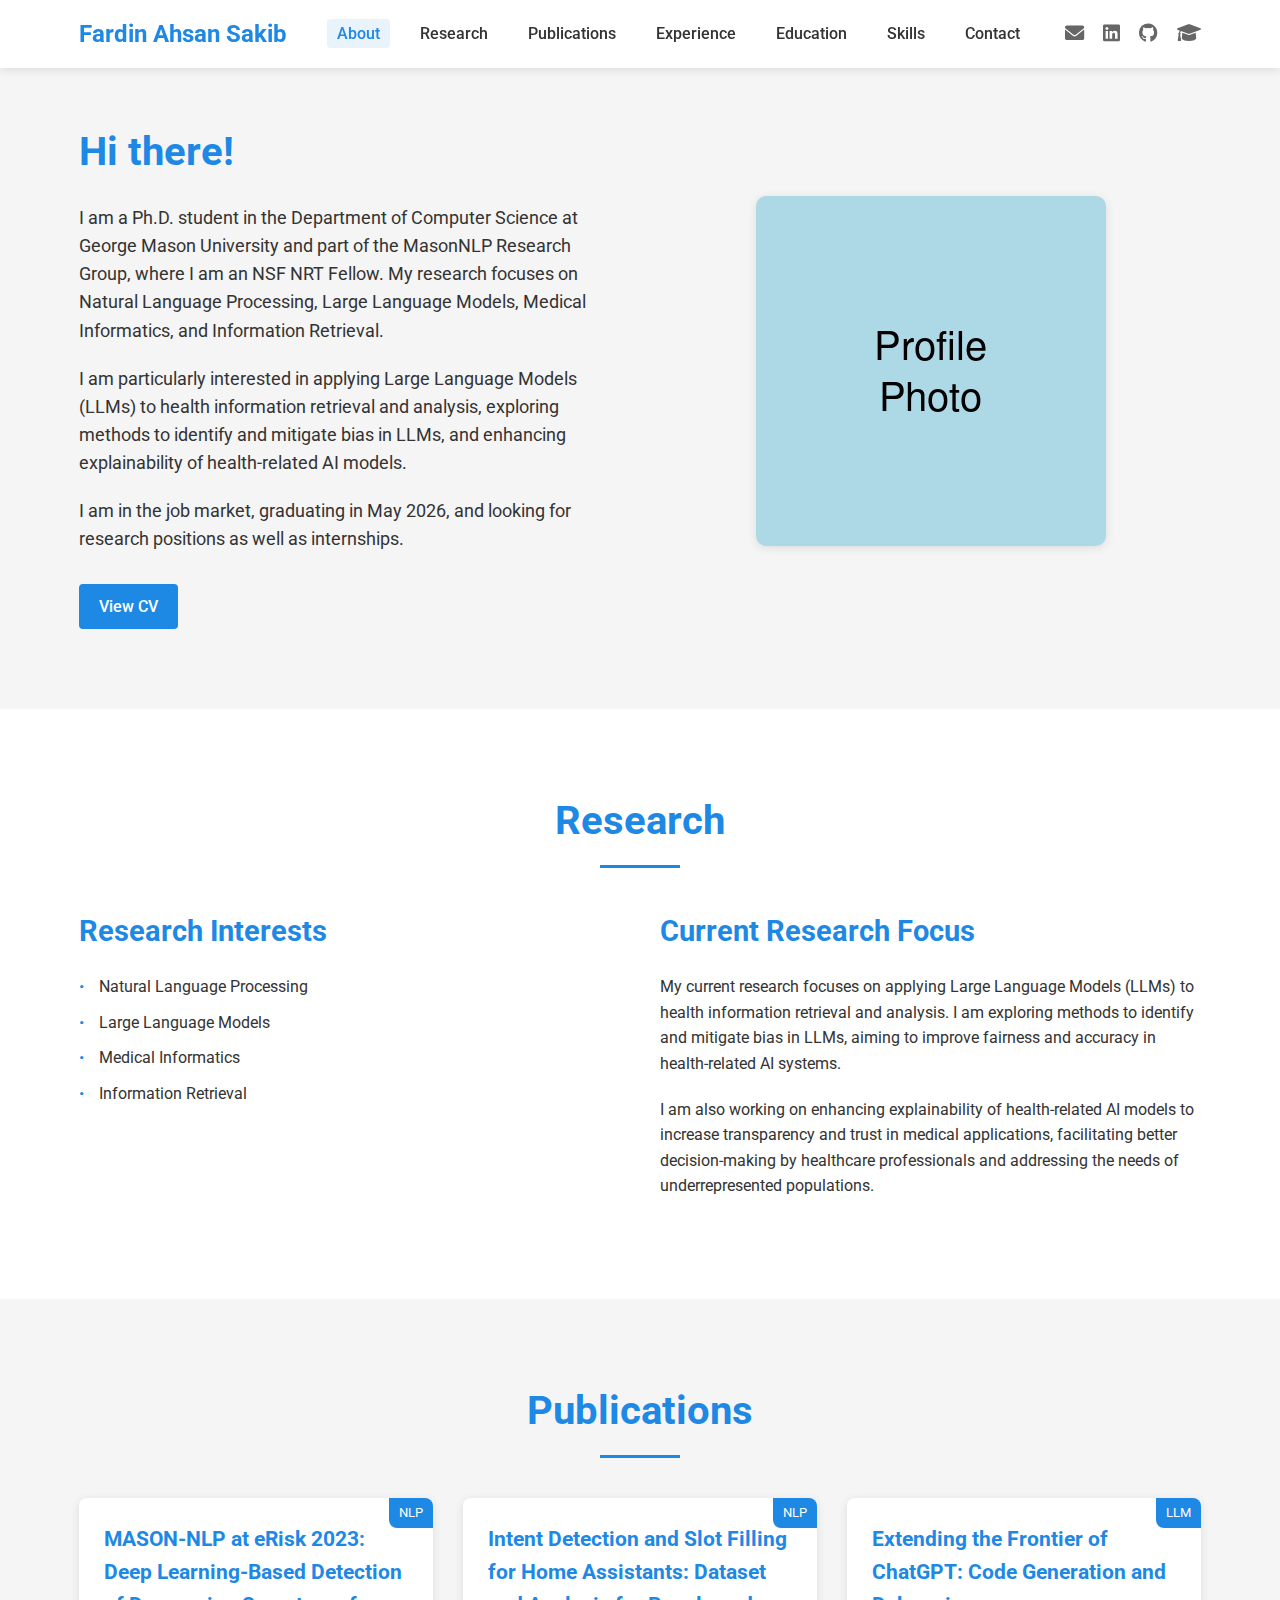
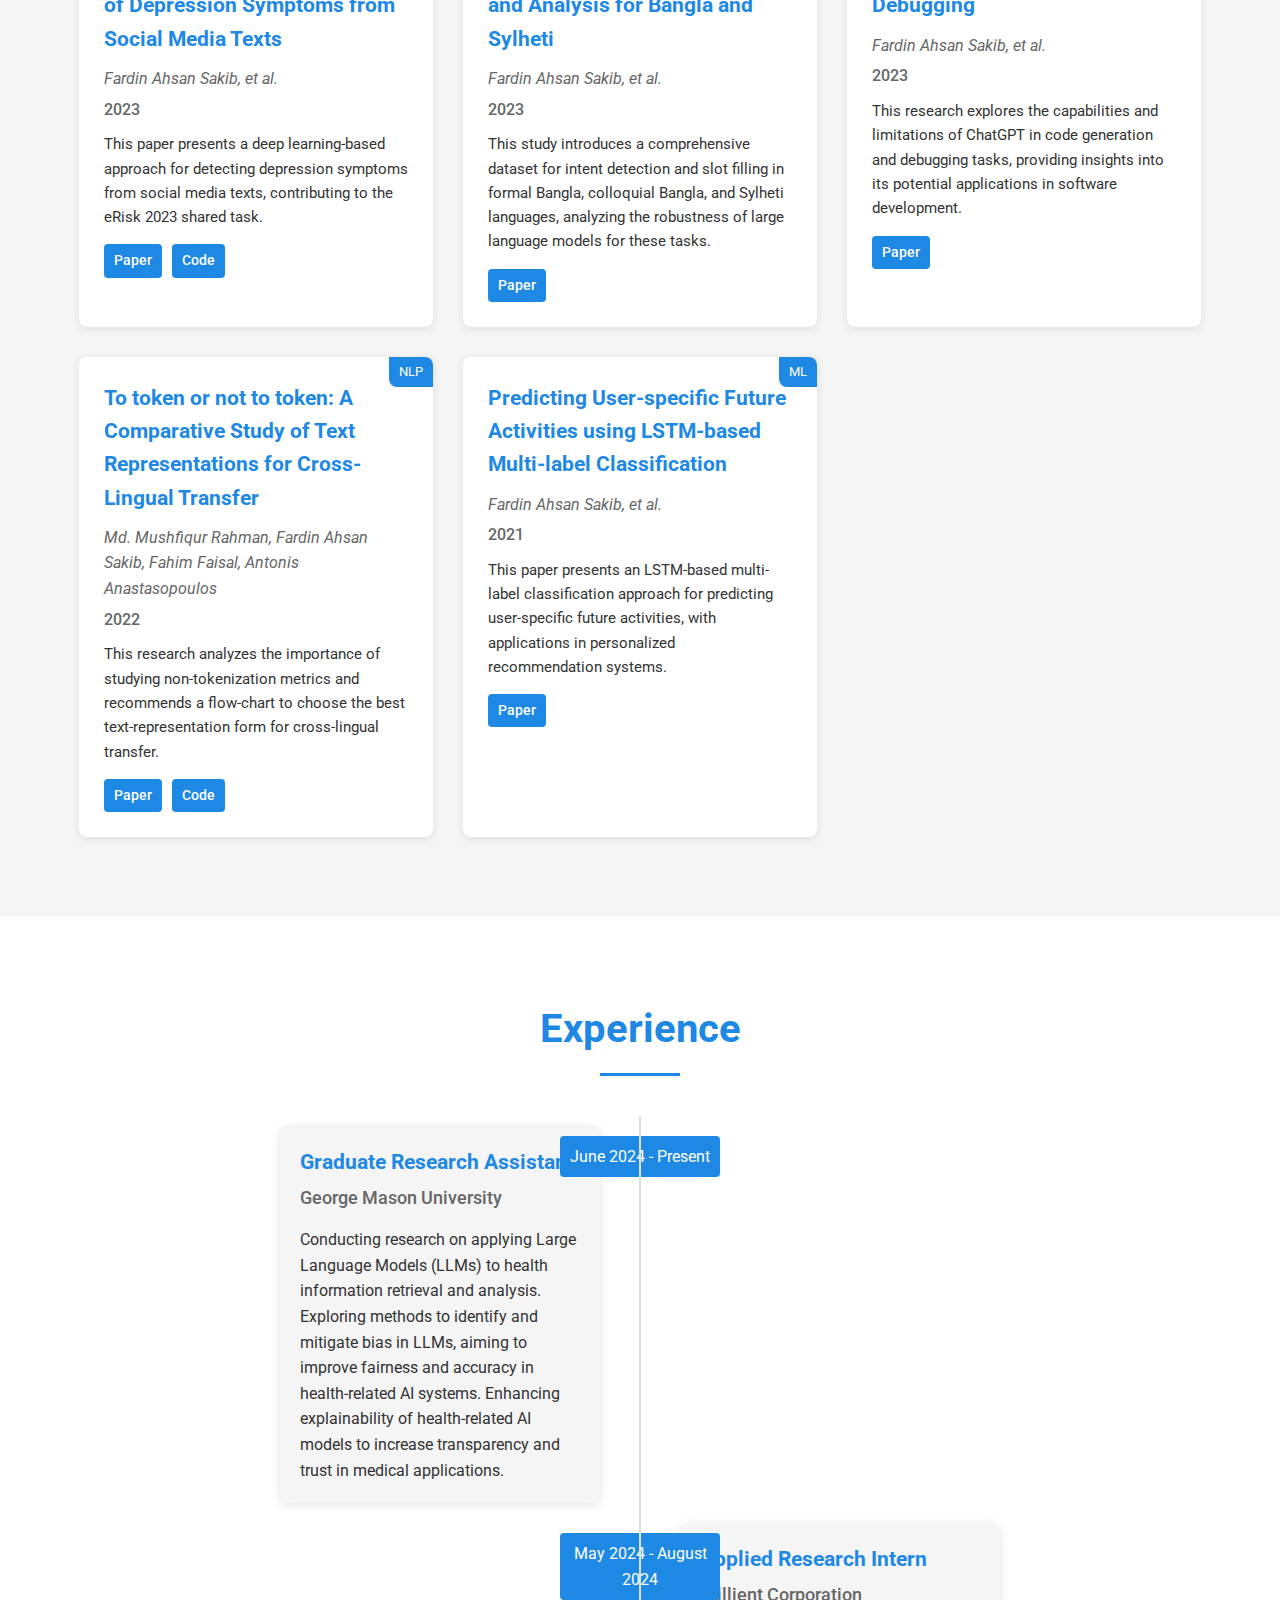
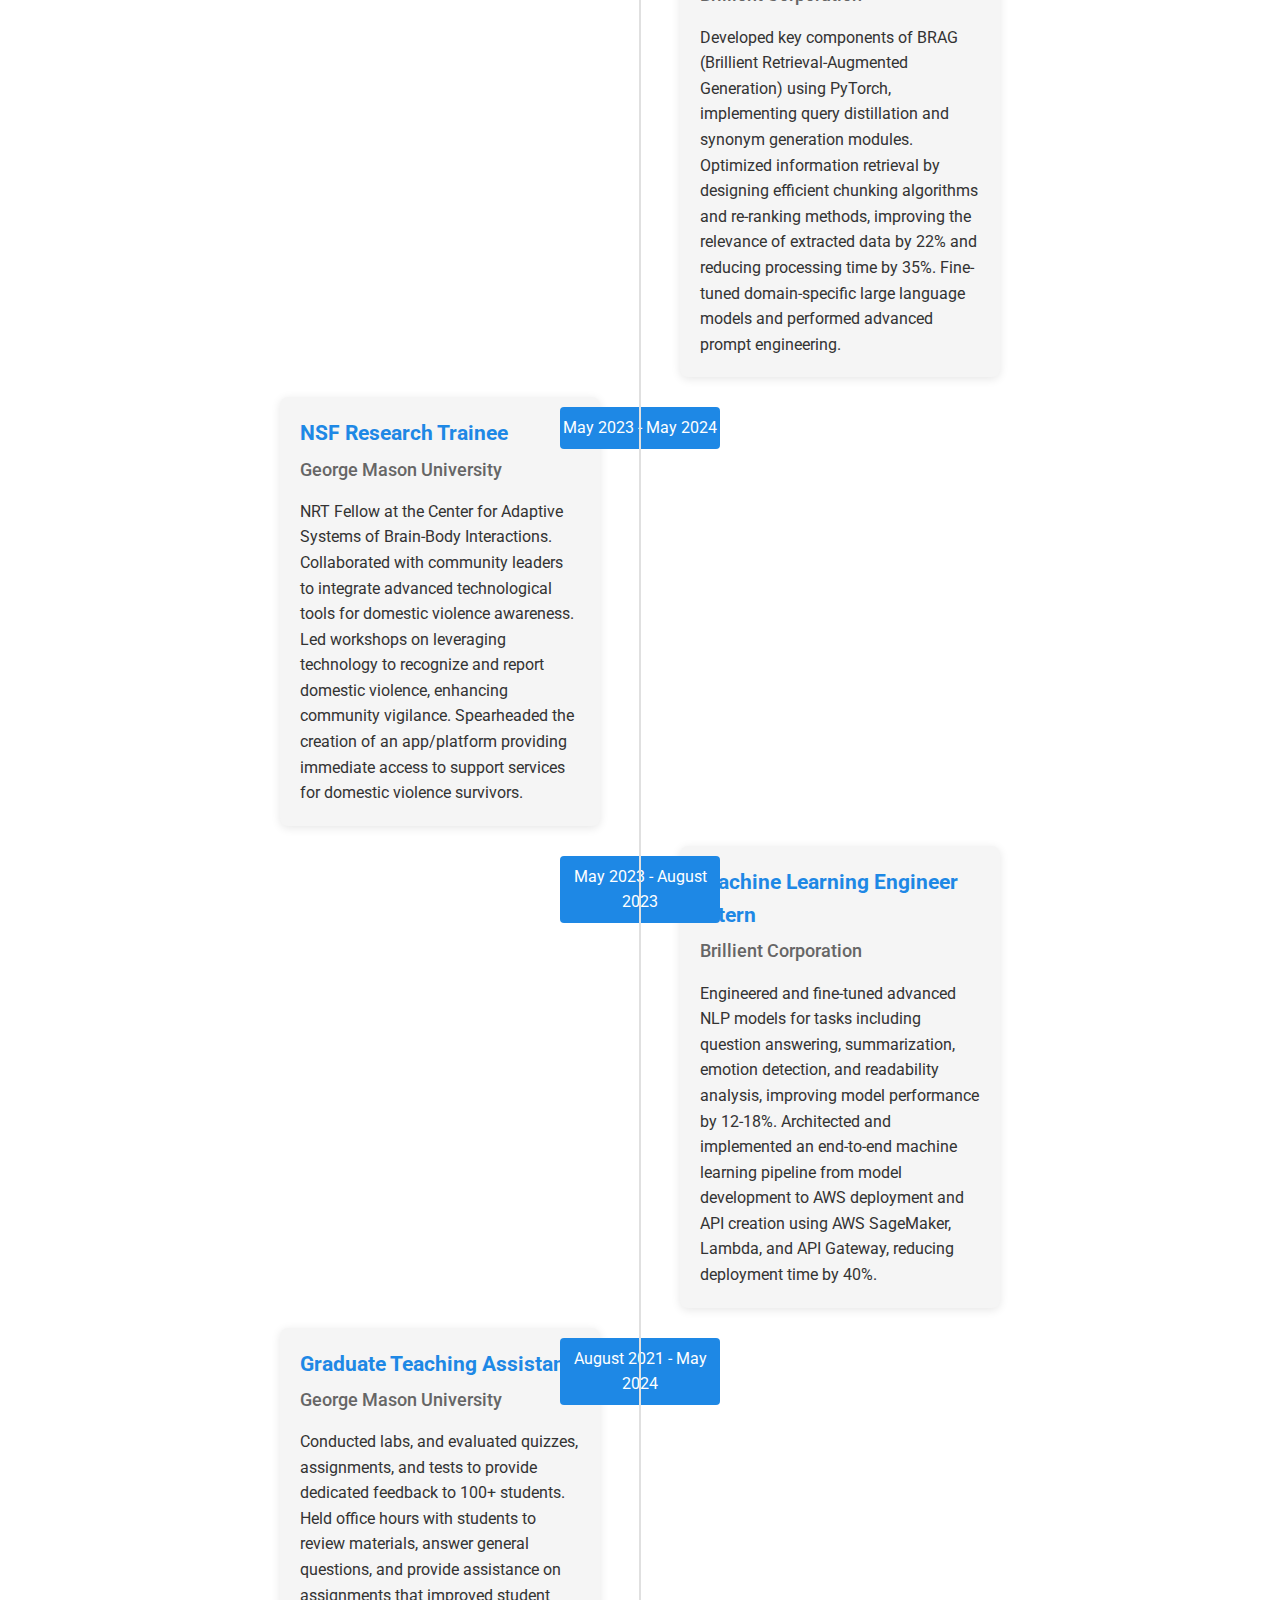
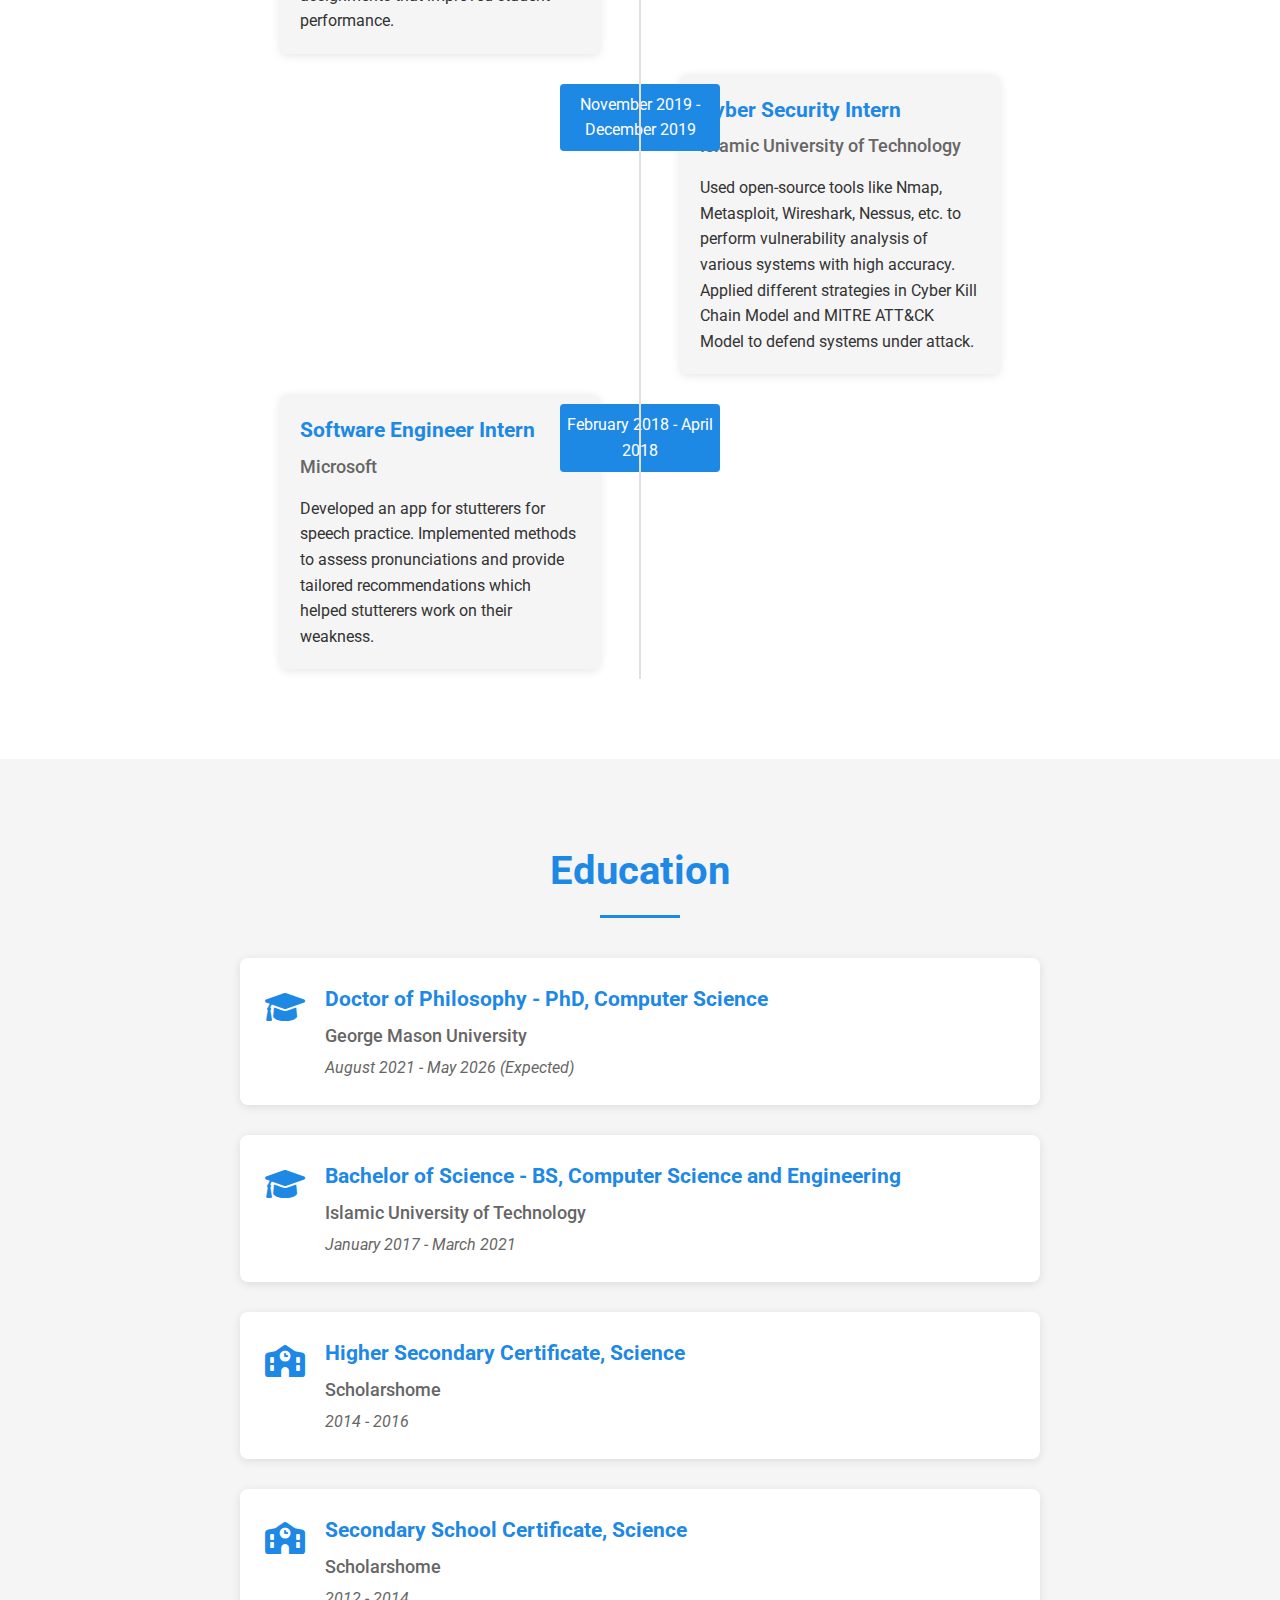
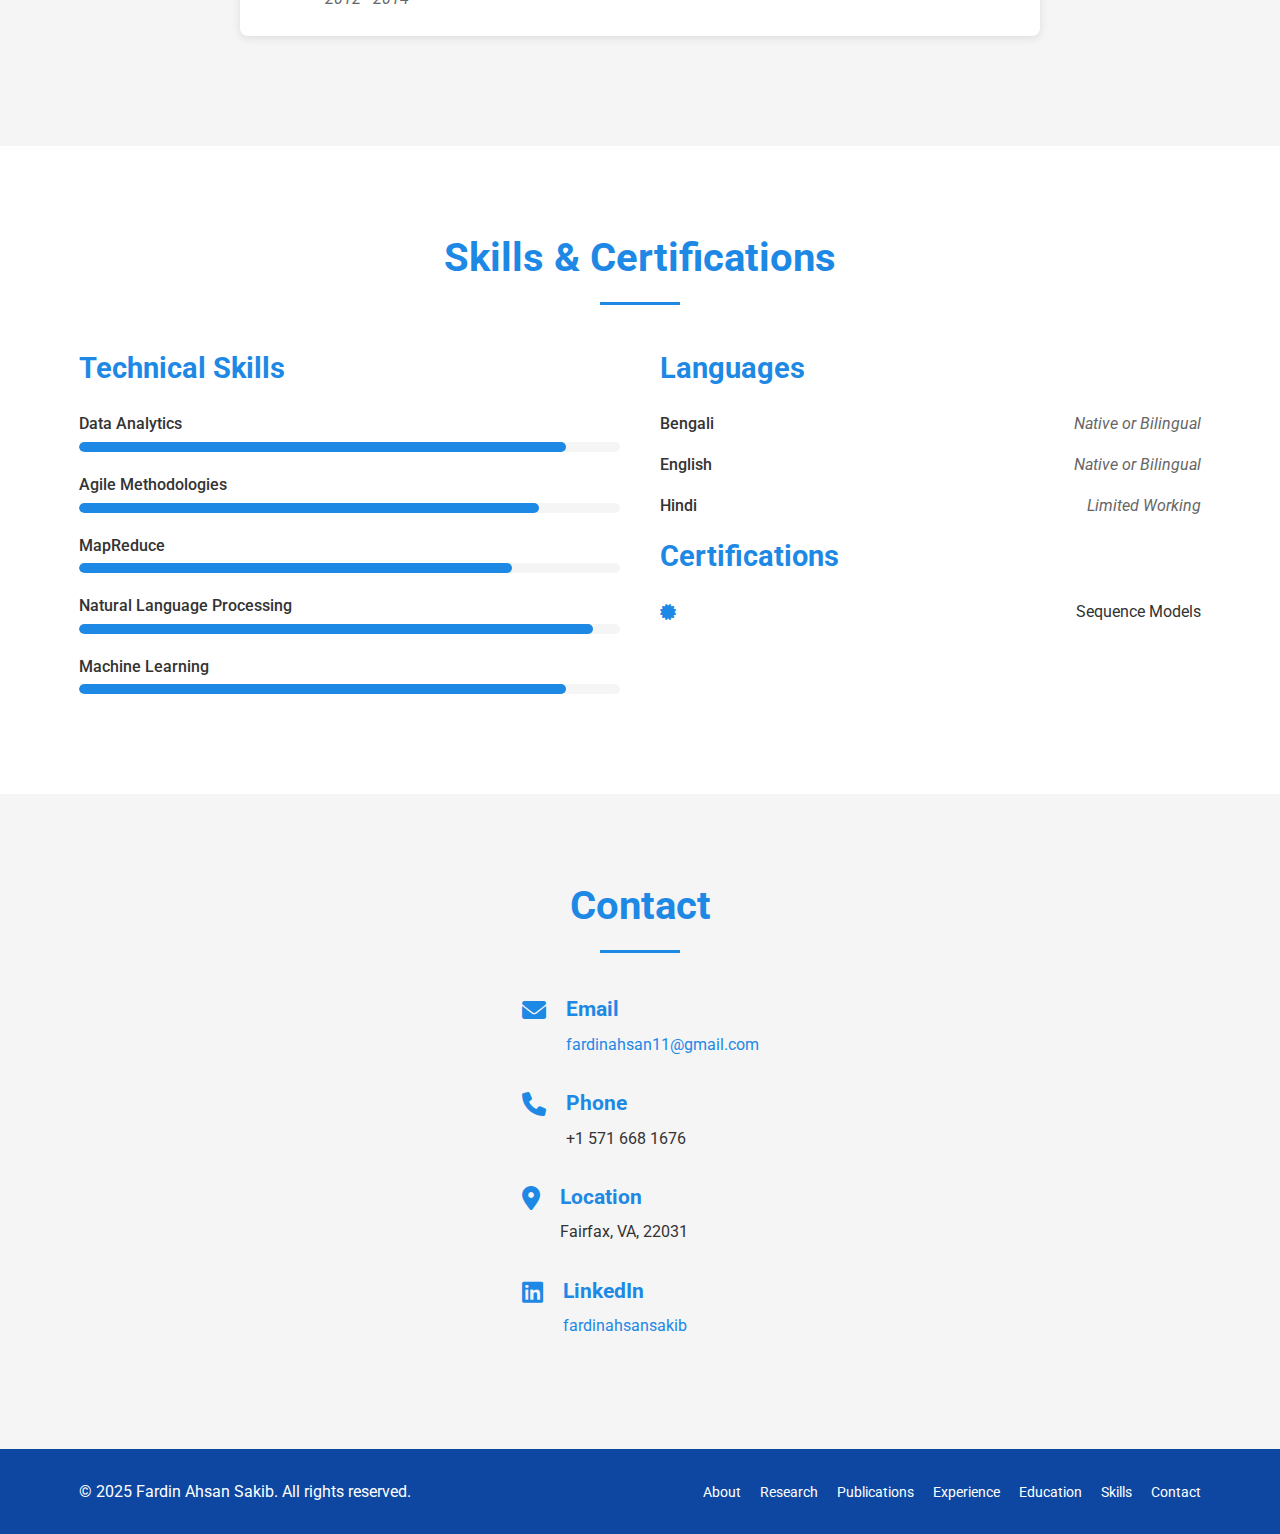
<file: index.html>
<!DOCTYPE html>
<html lang="en">
<head>
    <meta charset="UTF-8">
    <meta name="viewport" content="width=device-width, initial-scale=1.0">
    <title>Fardin Ahsan Sakib - CS PhD, NLP Researcher at GMU</title>
    <meta name="description" content="Academic profile of Fardin Ahsan Sakib, CS PhD student at George Mason University specializing in Natural Language Processing, Large Language Models, and Medical Informatics.">
    <meta name="keywords" content="Fardin Ahsan Sakib, Computer Science, PhD, George Mason University, NLP, Natural Language Processing, Large Language Models, Medical Informatics, Information Retrieval, Machine Learning, AI">
    <meta name="author" content="Fardin Ahsan Sakib">
    <meta name="robots" content="index, follow">
    <link rel="canonical" href="https://fardinahsansakib.github.io/">
    <link rel="stylesheet" href="css/styles.css">
    <link rel="stylesheet" href="https://cdnjs.cloudflare.com/ajax/libs/font-awesome/6.0.0/css/all.min.css">
    <link href="https://fonts.googleapis.com/css2?family=Roboto:wght@300;400;500;700&display=swap" rel="stylesheet">
    
    <!-- Open Graph / Facebook -->
    <meta property="og:type" content="website">
    <meta property="og:url" content="https://fardinahsansakib.github.io/">
    <meta property="og:title" content="Fardin Ahsan Sakib - CS PhD, NLP Researcher at GMU">
    <meta property="og:description" content="Academic profile of Fardin Ahsan Sakib, CS PhD student at George Mason University specializing in Natural Language Processing, Large Language Models, and Medical Informatics.">
    <meta property="og:image" content="https://fardinahsansakib.github.io/images/profile-placeholder.jpg">
    
    <!-- Twitter -->
    <meta property="twitter:card" content="summary_large_image">
    <meta property="twitter:url" content="https://fardinahsansakib.github.io/">
    <meta property="twitter:title" content="Fardin Ahsan Sakib - CS PhD, NLP Researcher at GMU">
    <meta property="twitter:description" content="Academic profile of Fardin Ahsan Sakib, CS PhD student at George Mason University specializing in Natural Language Processing, Large Language Models, and Medical Informatics.">
    <meta property="twitter:image" content="https://fardinahsansakib.github.io/images/profile-placeholder.jpg">
    
    <!-- Schema.org markup for Google -->
    <script type="application/ld+json">
    {
      "@context": "https://schema.org",
      "@type": "Person",
      "name": "Fardin Ahsan Sakib",
      "url": "https://fardinahsansakib.github.io/",
      "image": "https://fardinahsansakib.github.io/images/profile-placeholder.jpg",
      "sameAs": [
        "https://www.linkedin.com/in/fardinahsansakib"
      ],
      "jobTitle": "PhD Student, Graduate Research Assistant",
      "worksFor": {
        "@type": "Organization",
        "name": "George Mason University"
      },
      "alumniOf": [
        {
          "@type": "CollegeOrUniversity",
          "name": "Islamic University of Technology",
          "sameAs": "https://iutoic-dhaka.edu/"
        }
      ],
      "knowsAbout": ["Natural Language Processing", "Large Language Models", "Medical Informatics", "Information Retrieval"]
    }
    </script>
</head>
<body>
    <!-- Header Section -->
    <header>
        <div class="container">
            <div class="logo">
                <h1>Fardin Ahsan Sakib</h1>
            </div>
            <nav>
                <ul>
                    <li><a href="#about" class="active">About</a></li>
                    <li><a href="#research">Research</a></li>
                    <li><a href="#publications">Publications</a></li>
                    <li><a href="#experience">Experience</a></li>
                    <li><a href="#education">Education</a></li>
                    <li><a href="#skills">Skills</a></li>
                    <li><a href="#contact">Contact</a></li>
                </ul>
            </nav>
            <div class="social-links">
                <a href="mailto:fardinahsan11@gmail.com" title="Email"><i class="fas fa-envelope"></i></a>
                <a href="https://www.linkedin.com/in/fardinahsansakib" target="_blank" title="LinkedIn"><i class="fab fa-linkedin"></i></a>
                <a href="#" target="_blank" title="GitHub"><i class="fab fa-github"></i></a>
                <a href="#" target="_blank" title="Google Scholar"><i class="fas fa-graduation-cap"></i></a>
            </div>
        </div>
    </header>

    <!-- About Section -->
    <section id="about" class="about-section">
        <div class="container">
            <div class="about-content">
                <div class="about-text">
                    <h2>Hi there!</h2>
                    <p>I am a Ph.D. student in the Department of Computer Science at George Mason University and part of the MasonNLP Research Group, where I am an NSF NRT Fellow. My research focuses on Natural Language Processing, Large Language Models, Medical Informatics, and Information Retrieval.</p>
                    <p>I am particularly interested in applying Large Language Models (LLMs) to health information retrieval and analysis, exploring methods to identify and mitigate bias in LLMs, and enhancing explainability of health-related AI models.</p>
                    <p>I am in the job market, graduating in May 2026, and looking for research positions as well as internships.</p>
                    <div class="cv-button">
                        <a href="#" class="btn">View CV</a>
                    </div>
                </div>
                <div class="about-image">
                    <img src="images/profile-placeholder.jpg" alt="Fardin Ahsan Sakib">
                </div>
            </div>
        </div>
    </section>

    <!-- Research Section -->
    <section id="research" class="research-section">
        <div class="container">
            <h2 class="section-title">Research</h2>
            <div class="research-content">
                <div class="research-area">
                    <h3>Research Interests</h3>
                    <ul>
                        <li>Natural Language Processing</li>
                        <li>Large Language Models</li>
                        <li>Medical Informatics</li>
                        <li>Information Retrieval</li>
                    </ul>
                </div>
                <div class="research-focus">
                    <h3>Current Research Focus</h3>
                    <p>My current research focuses on applying Large Language Models (LLMs) to health information retrieval and analysis. I am exploring methods to identify and mitigate bias in LLMs, aiming to improve fairness and accuracy in health-related AI systems.</p>
                    <p>I am also working on enhancing explainability of health-related AI models to increase transparency and trust in medical applications, facilitating better decision-making by healthcare professionals and addressing the needs of underrepresented populations.</p>
                </div>
            </div>
        </div>
    </section>

    <!-- Publications Section -->
    <section id="publications" class="publications-section">
        <div class="container">
            <h2 class="section-title">Publications</h2>
            <div class="publications-list">
                <div class="publication-item">
                    <div class="publication-tag">NLP</div>
                    <h3>MASON-NLP at eRisk 2023: Deep Learning-Based Detection of Depression Symptoms from Social Media Texts</h3>
                    <p class="authors">Fardin Ahsan Sakib, et al.</p>
                    <p class="publication-details">2023</p>
                    <p class="abstract">This paper presents a deep learning-based approach for detecting depression symptoms from social media texts, contributing to the eRisk 2023 shared task.</p>
                    <div class="publication-links">
                        <a href="#" class="btn btn-small">Paper</a>
                        <a href="#" class="btn btn-small">Code</a>
                    </div>
                </div>

                <div class="publication-item">
                    <div class="publication-tag">NLP</div>
                    <h3>Intent Detection and Slot Filling for Home Assistants: Dataset and Analysis for Bangla and Sylheti</h3>
                    <p class="authors">Fardin Ahsan Sakib, et al.</p>
                    <p class="publication-details">2023</p>
                    <p class="abstract">This study introduces a comprehensive dataset for intent detection and slot filling in formal Bangla, colloquial Bangla, and Sylheti languages, analyzing the robustness of large language models for these tasks.</p>
                    <div class="publication-links">
                        <a href="#" class="btn btn-small">Paper</a>
                    </div>
                </div>

                <div class="publication-item">
                    <div class="publication-tag">LLM</div>
                    <h3>Extending the Frontier of ChatGPT: Code Generation and Debugging</h3>
                    <p class="authors">Fardin Ahsan Sakib, et al.</p>
                    <p class="publication-details">2023</p>
                    <p class="abstract">This research explores the capabilities and limitations of ChatGPT in code generation and debugging tasks, providing insights into its potential applications in software development.</p>
                    <div class="publication-links">
                        <a href="#" class="btn btn-small">Paper</a>
                    </div>
                </div>

                <div class="publication-item">
                    <div class="publication-tag">NLP</div>
                    <h3>To token or not to token: A Comparative Study of Text Representations for Cross-Lingual Transfer</h3>
                    <p class="authors">Md. Mushfiqur Rahman, Fardin Ahsan Sakib, Fahim Faisal, Antonis Anastasopoulos</p>
                    <p class="publication-details">2022</p>
                    <p class="abstract">This research analyzes the importance of studying non-tokenization metrics and recommends a flow-chart to choose the best text-representation form for cross-lingual transfer.</p>
                    <div class="publication-links">
                        <a href="#" class="btn btn-small">Paper</a>
                        <a href="#" class="btn btn-small">Code</a>
                    </div>
                </div>

                <div class="publication-item">
                    <div class="publication-tag">ML</div>
                    <h3>Predicting User-specific Future Activities using LSTM-based Multi-label Classification</h3>
                    <p class="authors">Fardin Ahsan Sakib, et al.</p>
                    <p class="publication-details">2021</p>
                    <p class="abstract">This paper presents an LSTM-based multi-label classification approach for predicting user-specific future activities, with applications in personalized recommendation systems.</p>
                    <div class="publication-links">
                        <a href="#" class="btn btn-small">Paper</a>
                    </div>
                </div>
            </div>
        </div>
    </section>

    <!-- Experience Section -->
    <section id="experience" class="experience-section">
        <div class="container">
            <h2 class="section-title">Experience</h2>
            <div class="timeline">
                <div class="timeline-item">
                    <div class="timeline-date">
                        <span>June 2024 - Present</span>
                    </div>
                    <div class="timeline-content">
                        <h3>Graduate Research Assistant</h3>
                        <h4>George Mason University</h4>
                        <p>Conducting research on applying Large Language Models (LLMs) to health information retrieval and analysis. Exploring methods to identify and mitigate bias in LLMs, aiming to improve fairness and accuracy in health-related AI systems. Enhancing explainability of health-related AI models to increase transparency and trust in medical applications.</p>
                    </div>
                </div>

                <div class="timeline-item">
                    <div class="timeline-date">
                        <span>May 2024 - August 2024</span>
                    </div>
                    <div class="timeline-content">
                        <h3>Applied Research Intern</h3>
                        <h4>Brillient Corporation</h4>
                        <p>Developed key components of BRAG (Brillient Retrieval-Augmented Generation) using PyTorch, implementing query distillation and synonym generation modules. Optimized information retrieval by designing efficient chunking algorithms and re-ranking methods, improving the relevance of extracted data by 22% and reducing processing time by 35%. Fine-tuned domain-specific large language models and performed advanced prompt engineering.</p>
                    </div>
                </div>

                <div class="timeline-item">
                    <div class="timeline-date">
                        <span>May 2023 - May 2024</span>
                    </div>
                    <div class="timeline-content">
                        <h3>NSF Research Trainee</h3>
                        <h4>George Mason University</h4>
                        <p>NRT Fellow at the Center for Adaptive Systems of Brain-Body Interactions. Collaborated with community leaders to integrate advanced technological tools for domestic violence awareness. Led workshops on leveraging technology to recognize and report domestic violence, enhancing community vigilance. Spearheaded the creation of an app/platform providing immediate access to support services for domestic violence survivors.</p>
                    </div>
                </div>

                <div class="timeline-item">
                    <div class="timeline-date">
                        <span>May 2023 - August 2023</span>
                    </div>
                    <div class="timeline-content">
                        <h3>Machine Learning Engineer Intern</h3>
                        <h4>Brillient Corporation</h4>
                        <p>Engineered and fine-tuned advanced NLP models for tasks including question answering, summarization, emotion detection, and readability analysis, improving model performance by 12-18%. Architected and implemented an end-to-end machine learning pipeline from model development to AWS deployment and API creation using AWS SageMaker, Lambda, and API Gateway, reducing deployment time by 40%.</p>
                    </div>
                </div>

                <div class="timeline-item">
                    <div class="timeline-date">
                        <span>August 2021 - May 2024</span>
                    </div>
                    <div class="timeline-content">
                        <h3>Graduate Teaching Assistant</h3>
                        <h4>George Mason University</h4>
                        <p>Conducted labs, and evaluated quizzes, assignments, and tests to provide dedicated feedback to 100+ students. Held office hours with students to review materials, answer general questions, and provide assistance on assignments that improved student performance.</p>
                    </div>
                </div>

                <div class="timeline-item">
                    <div class="timeline-date">
                        <span>November 2019 - December 2019</span>
                    </div>
                    <div class="timeline-content">
                        <h3>Cyber Security Intern</h3>
                        <h4>Islamic University of Technology</h4>
                        <p>Used open-source tools like Nmap, Metasploit, Wireshark, Nessus, etc. to perform vulnerability analysis of various systems with high accuracy. Applied different strategies in Cyber Kill Chain Model and MITRE ATT&CK Model to defend systems under attack.</p>
                    </div>
                </div>

                <div class="timeline-item">
                    <div class="timeline-date">
                        <span>February 2018 - April 2018</span>
                    </div>
                    <div class="timeline-content">
                        <h3>Software Engineer Intern</h3>
                        <h4>Microsoft</h4>
                        <p>Developed an app for stutterers for speech practice. Implemented methods to assess pronunciations and provide tailored recommendations which helped stutterers work on their weakness.</p>
                    </div>
                </div>
            </div>
        </div>
    </section>

    <!-- Education Section -->
    <section id="education" class="education-section">
        <div class="container">
            <h2 class="section-title">Education</h2>
            <div class="education-list">
                <div class="education-item">
                    <div class="education-icon">
                        <i class="fas fa-graduation-cap"></i>
                    </div>
                    <div class="education-content">
                        <h3>Doctor of Philosophy - PhD, Computer Science</h3>
                        <h4>George Mason University</h4>
                        <p class="education-date">August 2021 - May 2026 (Expected)</p>
                    </div>
                </div>

                <div class="education-item">
                    <div class="education-icon">
                        <i class="fas fa-graduation-cap"></i>
                    </div>
                    <div class="education-content">
                        <h3>Bachelor of Science - BS, Computer Science and Engineering</h3>
                        <h4>Islamic University of Technology</h4>
                        <p class="education-date">January 2017 - March 2021</p>
                    </div>
                </div>

                <div class="education-item">
                    <div class="education-icon">
                        <i class="fas fa-school"></i>
                    </div>
                    <div class="education-content">
                        <h3>Higher Secondary Certificate, Science</h3>
                        <h4>Scholarshome</h4>
                        <p class="education-date">2014 - 2016</p>
                    </div>
                </div>

                <div class="education-item">
                    <div class="education-icon">
                        <i class="fas fa-school"></i>
                    </div>
                    <div class="education-content">
                        <h3>Secondary School Certificate, Science</h3>
                        <h4>Scholarshome</h4>
                        <p class="education-date">2012 - 2014</p>
                    </div>
                </div>
            </div>
        </div>
    </section>

    <!-- Skills Section -->
    <section id="skills" class="skills-section">
        <div class="container">
            <h2 class="section-title">Skills & Certifications</h2>
            <div class="skills-container">
                <div class="skills-column">
                    <h3>Technical Skills</h3>
                    <div class="skill-item">
                        <span class="skill-name">Data Analytics</span>
                        <div class="skill-bar">
                            <div class="skill-level" style="width: 90%"></div>
                        </div>
                    </div>
                    <div class="skill-item">
                        <span class="skill-name">Agile Methodologies</span>
                        <div class="skill-bar">
                            <div class="skill-level" style="width: 85%"></div>
                        </div>
                    </div>
                    <div class="skill-item">
                        <span class="skill-name">MapReduce</span>
                        <div class="skill-bar">
                            <div class="skill-level" style="width: 80%"></div>
                        </div>
                    </div>
                    <div class="skill-item">
                        <span class="skill-name">Natural Language Processing</span>
                        <div class="skill-bar">
                            <div class="skill-level" style="width: 95%"></div>
                        </div>
                    </div>
                    <div class="skill-item">
                        <span class="skill-name">Machine Learning</span>
                        <div class="skill-bar">
                            <div class="skill-level" style="width: 90%"></div>
                        </div>
                    </div>
                </div>
                
                <div class="skills-column">
                    <h3>Languages</h3>
                    <div class="language-item">
                        <span class="language-name">Bengali</span>
                        <span class="language-level">Native or Bilingual</span>
                    </div>
                    <div class="language-item">
                        <span class="language-name">English</span>
                        <span class="language-level">Native or Bilingual</span>
                    </div>
                    <div class="language-item">
                        <span class="language-name">Hindi</span>
                        <span class="language-level">Limited Working</span>
                    </div>
                    
                    <h3>Certifications</h3>
                    <div class="certification-item">
                        <i class="fas fa-certificate"></i>
                        <span>Sequence Models</span>
                    </div>
                </div>
            </div>
        </div>
    </section>

    <!-- Contact Section -->
    <section id="contact" class="contact-section">
        <div class="container">
            <h2 class="section-title">Contact</h2>
            <div class="contact-content">
                <div class="contact-info">
                    <div class="contact-item">
                        <i class="fas fa-envelope"></i>
                        <div>
                            <h3>Email</h3>
                            <p><a href="mailto:fardinahsan11@gmail.com">fardinahsan11@gmail.com</a></p>
                        </div>
                    </div>
                    <div class="contact-item">
                        <i class="fas fa-phone"></i>
                        <div>
                            <h3>Phone</h3>
                            <p>+1 571 668 1676</p>
                        </div>
                    </div>
                    <div class="contact-item">
                        <i class="fas fa-map-marker-alt"></i>
                        <div>
                            <h3>Location</h3>
                            <p>Fairfax, VA, 22031</p>
                        </div>
                    </div>
                    <div class="contact-item">
                        <i class="fab fa-linkedin"></i>
                        <div>
                            <h3>LinkedIn</h3>
                            <p><a href="https://www.linkedin.com/in/fardinahsansakib" target="_blank">fardinahsansakib</a></p>
                        </div>
                    </div>
                </div>
            </div>
        </div>
    </section>

    <!-- Footer -->
    <footer>
        <div class="container">
            <div class="footer-content">
                <p>&copy; 2025 Fardin Ahsan Sakib. All rights reserved.</p>
                <div class="footer-links">
                    <a href="#about">About</a>
                    <a href="#research">Research</a>
                    <a href="#publications">Publications</a>
                    <a href="#experience">Experience</a>
                    <a href="#education">Education</a>
                    <a href="#skills">Skills</a>
                    <a href="#contact">Contact</a>
                </div>
            </div>
        </div>
    </footer>

    <script src="js/script.js"></script>
</body>
</html>
</file>
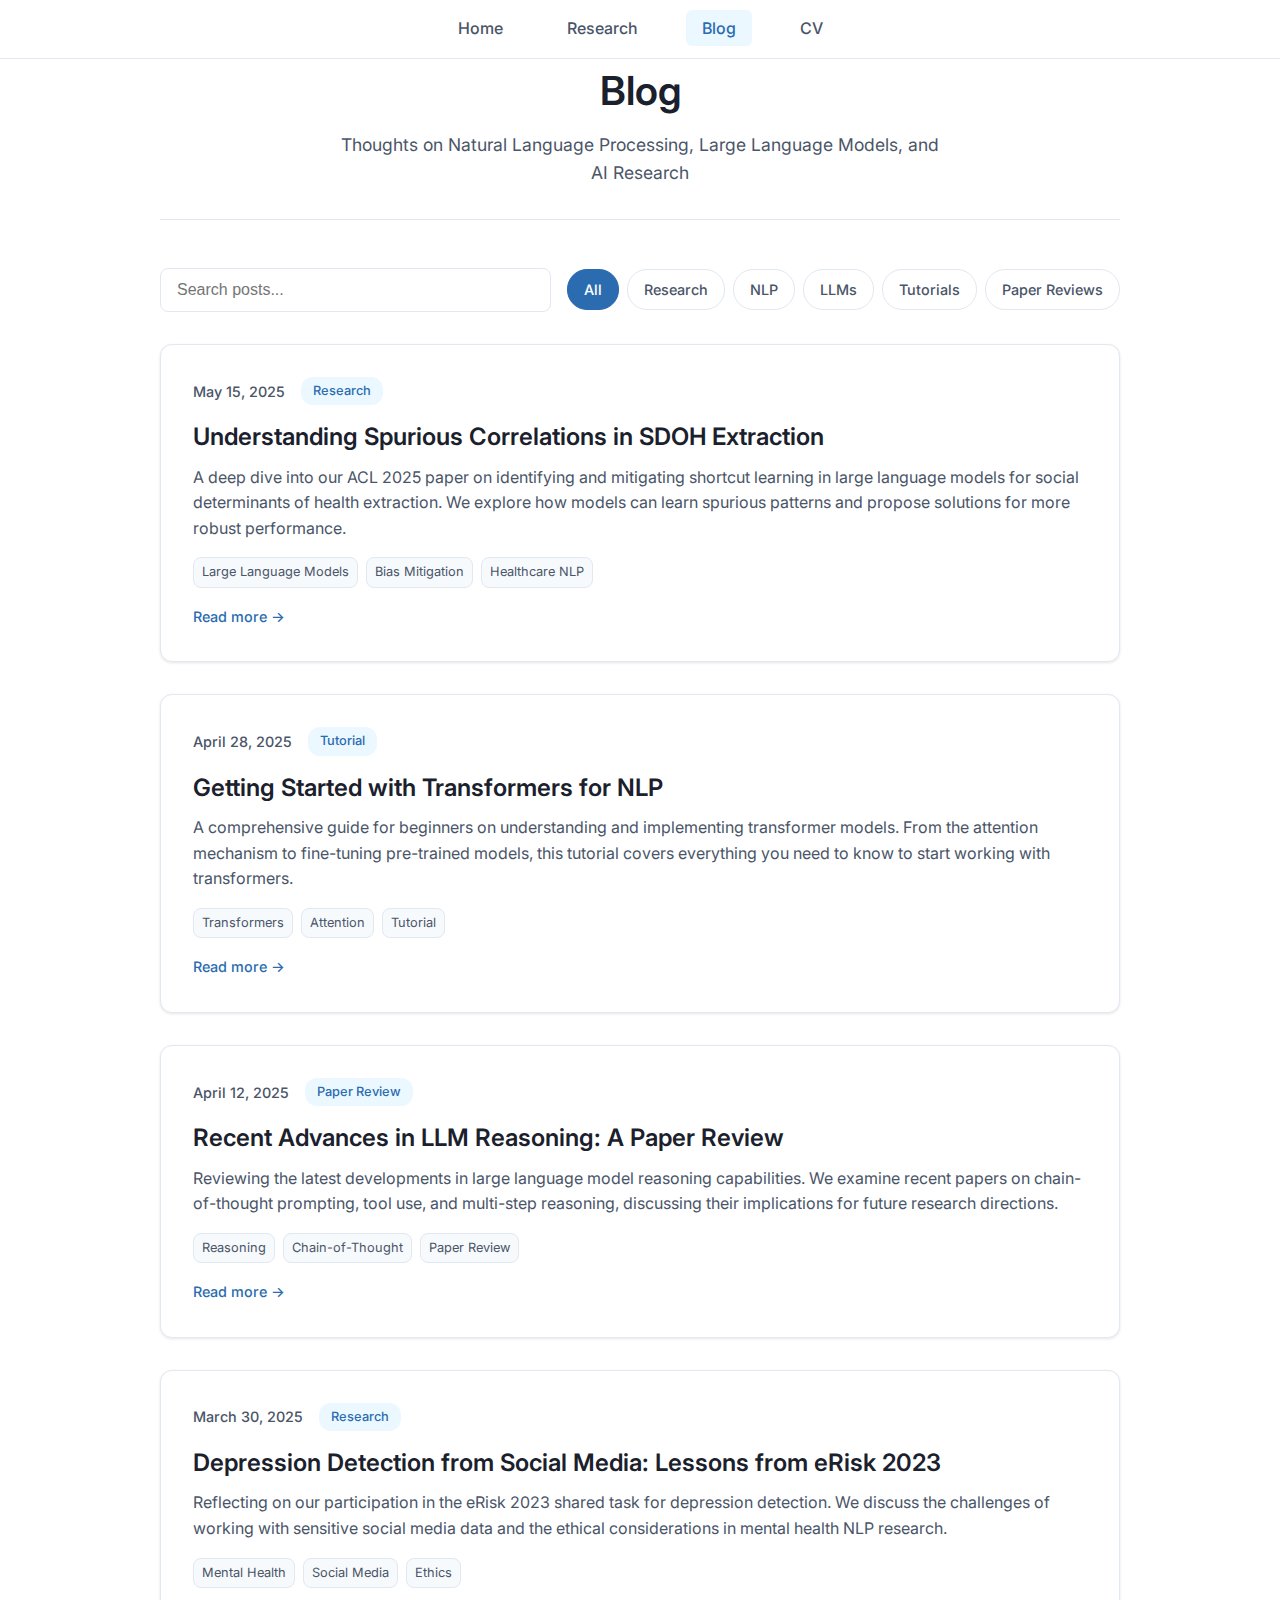
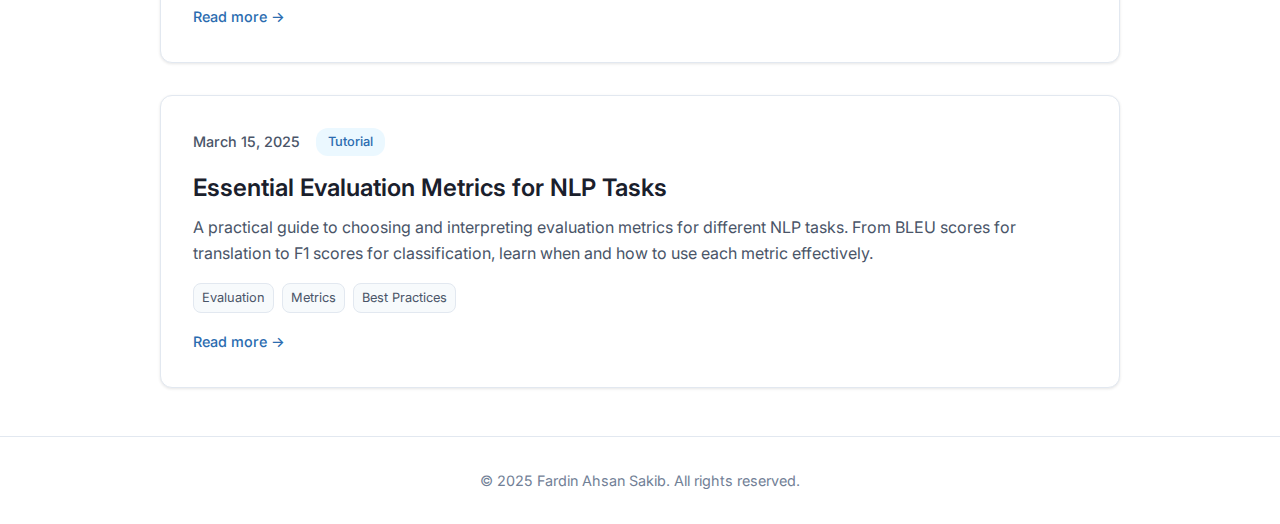
<file: blog.html>
<!DOCTYPE html>
<html lang="en">
<head>
    <meta charset="UTF-8">
    <meta name="viewport" content="width=device-width, initial-scale=1.0">
    <title>Blog - Fardin Ahsan Sakib</title>
    <meta name="description" content="Blog posts by Fardin Ahsan Sakib on NLP, LLMs, and AI Research">
    <link href="https://fonts.googleapis.com/css2?family=Inter:wght@300;400;500;600&display=swap" rel="stylesheet">
    <style>
        * {
            margin: 0;
            padding: 0;
            box-sizing: border-box;
        }

        body {
            font-family: 'Inter', -apple-system, BlinkMacSystemFont, sans-serif;
            line-height: 1.6;
            color: #2d3748;
            background: #ffffff;
        }

        .container {
            max-width: 1000px;
            margin: 0 auto;
            padding: 0 20px;
        }

        /* Header */
        header {
            background: #ffffff;
            border-bottom: 1px solid #e2e8f0;
            position: sticky;
            top: 0;
            z-index: 100;
        }

        nav {
            display: flex;
            justify-content: center;
            padding: 1rem 0;
        }

        nav ul {
            display: flex;
            list-style: none;
            gap: 2rem;
        }

        nav a {
            text-decoration: none;
            color: #4a5568;
            font-weight: 500;
            padding: 0.5rem 1rem;
            border-radius: 6px;
            transition: all 0.2s ease;
        }

        nav a:hover, nav a.active {
            color: #2b6cb0;
            background: #ebf8ff;
        }

        /* Main Content */
        main {
            padding: 3rem 0;
        }

        .blog-header {
            text-align: center;
            margin-bottom: 3rem;
            padding-bottom: 2rem;
            border-bottom: 1px solid #e2e8f0;
        }

        .blog-header h1 {
            font-size: 2.5rem;
            font-weight: 600;
            color: #1a202c;
            margin-bottom: 0.5rem;
        }

        .blog-header p {
            font-size: 1.1rem;
            color: #4a5568;
            max-width: 600px;
            margin: 0 auto;
        }

        /* Blog Posts */
        .blog-posts {
            display: grid;
            gap: 2rem;
        }

        .blog-post {
            background: #ffffff;
            border: 1px solid #e2e8f0;
            border-radius: 12px;
            padding: 2rem;
            transition: all 0.2s ease;
            box-shadow: 0 1px 3px rgba(0,0,0,0.1);
        }

        .blog-post:hover {
            transform: translateY(-2px);
            box-shadow: 0 4px 12px rgba(0,0,0,0.15);
            border-color: #cbd5e0;
        }

        .blog-post-meta {
            display: flex;
            align-items: center;
            gap: 1rem;
            margin-bottom: 1rem;
            font-size: 0.9rem;
            color: #718096;
        }

        .blog-post-date {
            color: #4a5568;
            font-weight: 500;
        }

        .blog-post-category {
            background: #ebf8ff;
            color: #2b6cb0;
            padding: 0.25rem 0.75rem;
            border-radius: 12px;
            font-size: 0.8rem;
            font-weight: 500;
        }

        .blog-post h2 {
            font-size: 1.5rem;
            font-weight: 600;
            color: #1a202c;
            margin-bottom: 0.75rem;
            line-height: 1.3;
        }

        .blog-post h2 a {
            color: inherit;
            text-decoration: none;
            transition: color 0.2s ease;
        }

        .blog-post h2 a:hover {
            color: #2b6cb0;
        }

        .blog-post-excerpt {
            color: #4a5568;
            margin-bottom: 1rem;
            line-height: 1.6;
        }

        .blog-post-tags {
            display: flex;
            flex-wrap: wrap;
            gap: 0.5rem;
            margin-bottom: 1rem;
        }

        .tag {
            background: #f7fafc;
            color: #4a5568;
            padding: 0.25rem 0.5rem;
            border-radius: 8px;
            font-size: 0.8rem;
            border: 1px solid #e2e8f0;
        }

        .read-more {
            color: #2b6cb0;
            text-decoration: none;
            font-weight: 500;
            font-size: 0.9rem;
            display: inline-flex;
            align-items: center;
            gap: 0.25rem;
            transition: color 0.2s ease;
        }

        .read-more:hover {
            color: #2c5aa0;
        }

        /* Filter/Search */
        .blog-filters {
            margin-bottom: 2rem;
            display: flex;
            gap: 1rem;
            align-items: center;
            flex-wrap: wrap;
        }

        .search-box {
            flex: 1;
            min-width: 250px;
        }

        .search-box input {
            width: 100%;
            padding: 0.75rem 1rem;
            border: 1px solid #e2e8f0;
            border-radius: 8px;
            font-size: 1rem;
            background: #ffffff;
            transition: border-color 0.2s ease;
        }

        .search-box input:focus {
            outline: none;
            border-color: #2b6cb0;
            box-shadow: 0 0 0 3px rgba(43, 108, 176, 0.1);
        }

        .category-filters {
            display: flex;
            gap: 0.5rem;
            flex-wrap: wrap;
        }

        .category-filter {
            padding: 0.5rem 1rem;
            border: 1px solid #e2e8f0;
            border-radius: 20px;
            background: #ffffff;
            color: #4a5568;
            text-decoration: none;
            font-size: 0.9rem;
            font-weight: 500;
            transition: all 0.2s ease;
        }

        .category-filter:hover,
        .category-filter.active {
            background: #2b6cb0;
            color: #ffffff;
            border-color: #2b6cb0;
        }

        /* Empty State */
        .empty-state {
            text-align: center;
            padding: 3rem 0;
            color: #718096;
        }

        .empty-state h3 {
            font-size: 1.25rem;
            margin-bottom: 0.5rem;
            color: #4a5568;
        }

        /* Footer */
        footer {
            text-align: center;
            padding: 2rem 0;
            border-top: 1px solid #e2e8f0;
            color: #718096;
            font-size: 0.9rem;
            margin-top: 3rem;
        }

        /* Responsive Design */
        @media (max-width: 768px) {
            .blog-header h1 {
                font-size: 2rem;
            }

            .blog-filters {
                flex-direction: column;
                align-items: stretch;
            }

            .category-filters {
                justify-content: center;
            }

            nav ul {
                gap: 1rem;
            }

            nav a {
                padding: 0.4rem 0.8rem;
                font-size: 0.9rem;
            }

            .blog-post {
                padding: 1.5rem;
            }

            .blog-post-meta {
                flex-direction: column;
                align-items: flex-start;
                gap: 0.5rem;
            }
        }
    </style>
</head>
<body>
    <header>
        <nav>
            <ul>
                <li><a href="/">Home</a></li>
                <li><a href="/">Research</a></li>
                <li><a href="/blog" class="active">Blog</a></li>
                <li><a href="https://github.com/FardinAhsanSakib/fardinahsansakib.github.io/blob/a383e8607b4c1bef4c8b3c6dae15231b2b22964c/FardinAhsanSakibResumeV13.pdf" target="_blank">CV</a></li>
            </ul>
        </nav>
    </header>

    <main class="container">
        <div class="blog-header">
            <h1>Blog</h1>
            <p>Thoughts on Natural Language Processing, Large Language Models, and AI Research</p>
        </div>

        <div class="blog-filters">
            <div class="search-box">
                <input type="text" placeholder="Search posts..." id="search-input">
            </div>
            <div class="category-filters">
                <a href="#" class="category-filter active" data-category="all">All</a>
                <a href="#" class="category-filter" data-category="research">Research</a>
                <a href="#" class="category-filter" data-category="nlp">NLP</a>
                <a href="#" class="category-filter" data-category="llm">LLMs</a>
                <a href="#" class="category-filter" data-category="tutorial">Tutorials</a>
                <a href="#" class="category-filter" data-category="paper-review">Paper Reviews</a>
            </div>
        </div>

        <div class="blog-posts" id="blog-posts">
            <!-- Sample Blog Posts -->
            <article class="blog-post" data-category="research llm">
                <div class="blog-post-meta">
                    <span class="blog-post-date">May 15, 2025</span>
                    <span class="blog-post-category">Research</span>
                </div>
                <h2><a href="/blog/spurious-correlations-sdoh">Understanding Spurious Correlations in SDOH Extraction</a></h2>
                <p class="blog-post-excerpt">
                    A deep dive into our ACL 2025 paper on identifying and mitigating shortcut learning in large language models for social determinants of health extraction. We explore how models can learn spurious patterns and propose solutions for more robust performance.
                </p>
                <div class="blog-post-tags">
                    <span class="tag">Large Language Models</span>
                    <span class="tag">Bias Mitigation</span>
                    <span class="tag">Healthcare NLP</span>
                </div>
                <a href="/blog/spurious-correlations-sdoh" class="read-more">Read more →</a>
            </article>

            <article class="blog-post" data-category="tutorial nlp">
                <div class="blog-post-meta">
                    <span class="blog-post-date">April 28, 2025</span>
                    <span class="blog-post-category">Tutorial</span>
                </div>
                <h2><a href="/blog/getting-started-with-transformers">Getting Started with Transformers for NLP</a></h2>
                <p class="blog-post-excerpt">
                    A comprehensive guide for beginners on understanding and implementing transformer models. From the attention mechanism to fine-tuning pre-trained models, this tutorial covers everything you need to know to start working with transformers.
                </p>
                <div class="blog-post-tags">
                    <span class="tag">Transformers</span>
                    <span class="tag">Attention</span>
                    <span class="tag">Tutorial</span>
                </div>
                <a href="/blog/getting-started-with-transformers" class="read-more">Read more →</a>
            </article>

            <article class="blog-post" data-category="paper-review">
                <div class="blog-post-meta">
                    <span class="blog-post-date">April 12, 2025</span>
                    <span class="blog-post-category">Paper Review</span>
                </div>
                <h2><a href="/blog/recent-advances-in-llm-reasoning">Recent Advances in LLM Reasoning: A Paper Review</a></h2>
                <p class="blog-post-excerpt">
                    Reviewing the latest developments in large language model reasoning capabilities. We examine recent papers on chain-of-thought prompting, tool use, and multi-step reasoning, discussing their implications for future research directions.
                </p>
                <div class="blog-post-tags">
                    <span class="tag">Reasoning</span>
                    <span class="tag">Chain-of-Thought</span>
                    <span class="tag">Paper Review</span>
                </div>
                <a href="/blog/recent-advances-in-llm-reasoning" class="read-more">Read more →</a>
            </article>

            <article class="blog-post" data-category="research nlp">
                <div class="blog-post-meta">
                    <span class="blog-post-date">March 30, 2025</span>
                    <span class="blog-post-category">Research</span>
                </div>
                <h2><a href="/blog/depression-detection-social-media">Depression Detection from Social Media: Lessons from eRisk 2023</a></h2>
                <p class="blog-post-excerpt">
                    Reflecting on our participation in the eRisk 2023 shared task for depression detection. We discuss the challenges of working with sensitive social media data and the ethical considerations in mental health NLP research.
                </p>
                <div class="blog-post-tags">
                    <span class="tag">Mental Health</span>
                    <span class="tag">Social Media</span>
                    <span class="tag">Ethics</span>
                </div>
                <a href="/blog/depression-detection-social-media" class="read-more">Read more →</a>
            </article>

            <article class="blog-post" data-category="tutorial">
                <div class="blog-post-meta">
                    <span class="blog-post-date">March 15, 2025</span>
                    <span class="blog-post-category">Tutorial</span>
                </div>
                <h2><a href="/blog/evaluation-metrics-nlp">Essential Evaluation Metrics for NLP Tasks</a></h2>
                <p class="blog-post-excerpt">
                    A practical guide to choosing and interpreting evaluation metrics for different NLP tasks. From BLEU scores for translation to F1 scores for classification, learn when and how to use each metric effectively.
                </p>
                <div class="blog-post-tags">
                    <span class="tag">Evaluation</span>
                    <span class="tag">Metrics</span>
                    <span class="tag">Best Practices</span>
                </div>
                <a href="/blog/evaluation-metrics-nlp" class="read-more">Read more →</a>
            </article>
        </div>

        <div class="empty-state" id="empty-state" style="display: none;">
            <h3>No posts found</h3>
            <p>Try adjusting your search or filter criteria.</p>
        </div>
    </main>

    <footer>
        <div class="container">
            <p>&copy; 2025 Fardin Ahsan Sakib. All rights reserved.</p>
        </div>
    </footer>

    <script>
        // Blog functionality
        document.addEventListener('DOMContentLoaded', function() {
            const searchInput = document.getElementById('search-input');
            const categoryFilters = document.querySelectorAll('.category-filter');
            const blogPosts = document.querySelectorAll('.blog-post');
            const emptyState = document.getElementById('empty-state');
            
            let currentCategory = 'all';
            let currentSearch = '';

            // Search functionality
            searchInput.addEventListener('input', function() {
                currentSearch = this.value.toLowerCase();
                filterPosts();
            });

            // Category filter functionality
            categoryFilters.forEach(filter => {
                filter.addEventListener('click', function(e) {
                    e.preventDefault();
                    
                    // Update active state
                    categoryFilters.forEach(f => f.classList.remove('active'));
                    this.classList.add('active');
                    
                    currentCategory = this.dataset.category;
                    filterPosts();
                });
            });

            function filterPosts() {
                let visiblePosts = 0;

                blogPosts.forEach(post => {
                    const categories = post.dataset.category.split(' ');
                    const title = post.querySelector('h2').textContent.toLowerCase();
                    const excerpt = post.querySelector('.blog-post-excerpt').textContent.toLowerCase();
                    const tags = Array.from(post.querySelectorAll('.tag')).map(tag => tag.textContent.toLowerCase());
                    
                    const matchesCategory = currentCategory === 'all' || categories.includes(currentCategory);
                    const matchesSearch = currentSearch === '' || 
                        title.includes(currentSearch) || 
                        excerpt.includes(currentSearch) ||
                        tags.some(tag => tag.includes(currentSearch));
                    
                    if (matchesCategory && matchesSearch) {
                        post.style.display = 'block';
                        visiblePosts++;
                    } else {
                        post.style.display = 'none';
                    }
                });

                // Show/hide empty state
                if (visiblePosts === 0) {
                    emptyState.style.display = 'block';
                } else {
                    emptyState.style.display = 'none';
                }
            }

            // Smooth scrolling for anchor links
            document.querySelectorAll('a[href^="#"]').forEach(anchor => {
                anchor.addEventListener('click', function (e) {
                    e.preventDefault();
                    const target = document.querySelector(this.getAttribute('href'));
                    if (target) {
                        target.scrollIntoView({
                            behavior: 'smooth',
                            block: 'start'
                        });
                    }
                });
            });
        });
    </script>
</body>
</html>
</file>
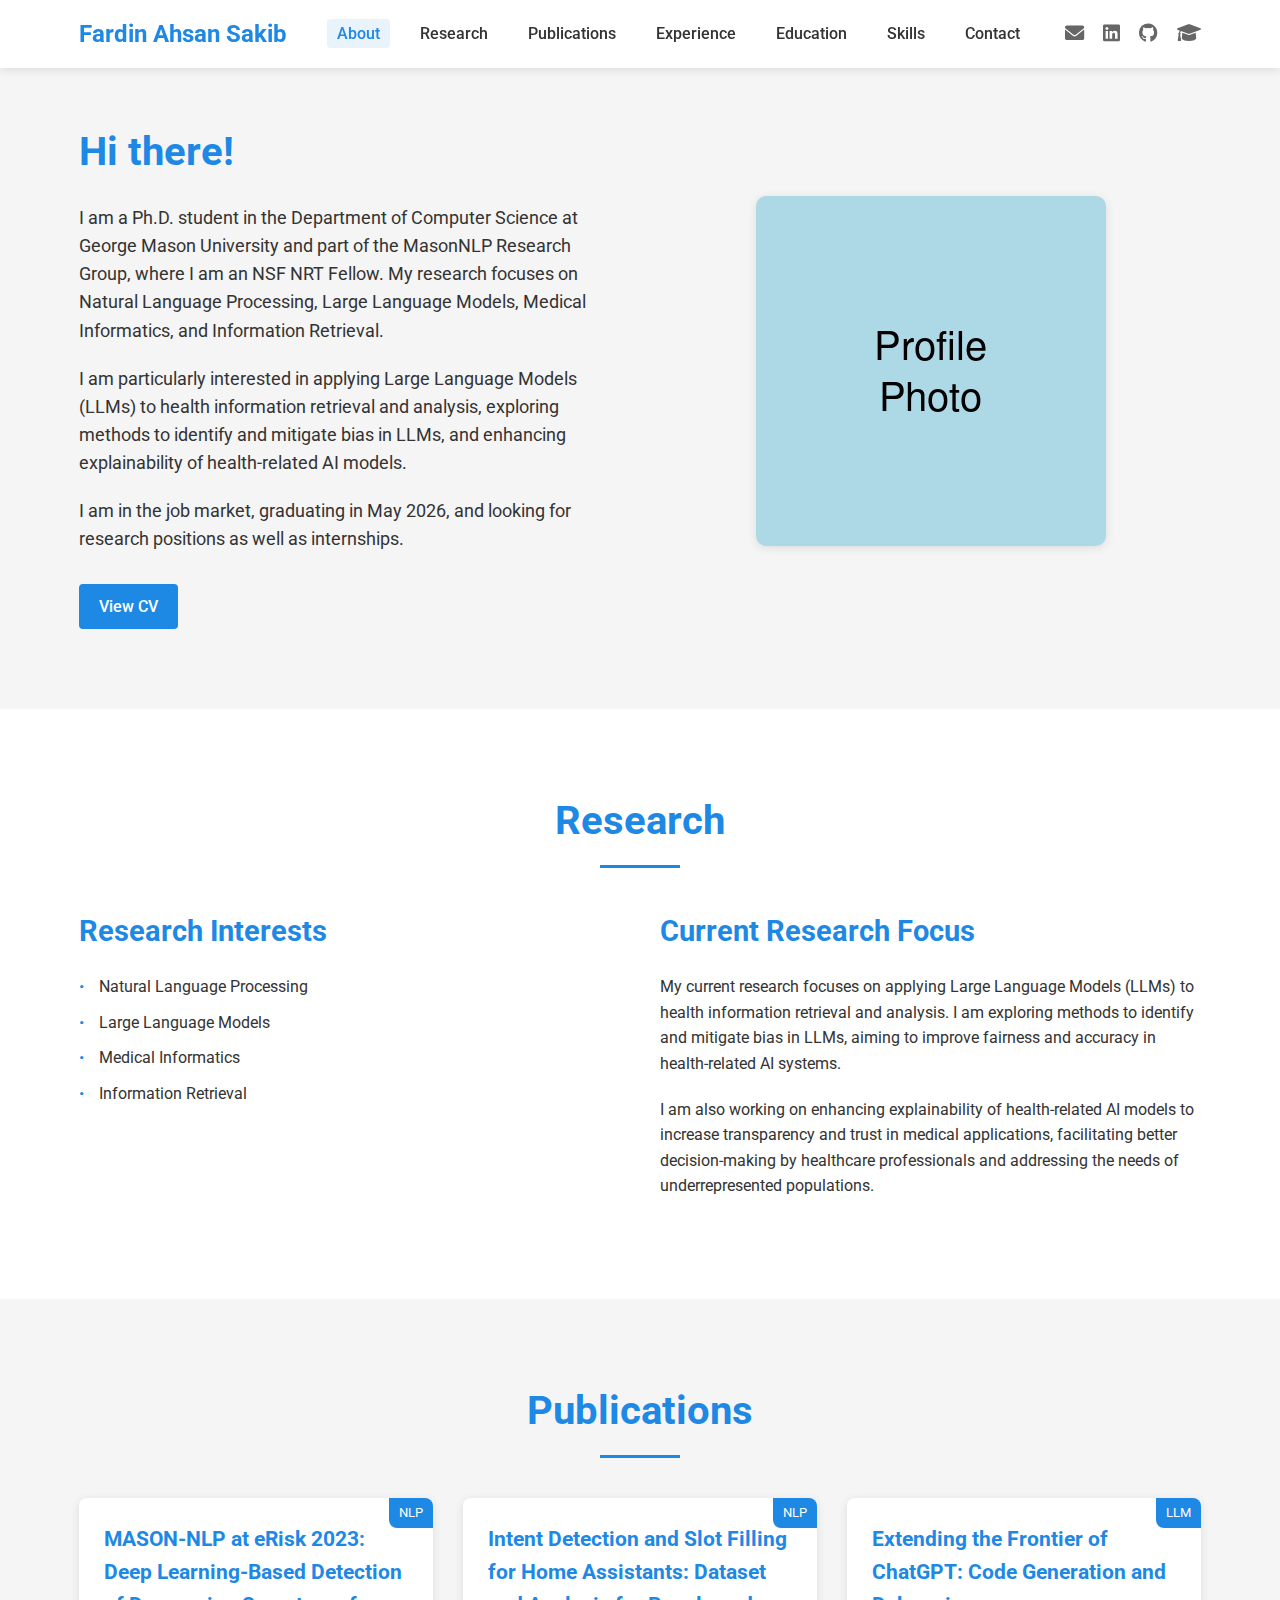
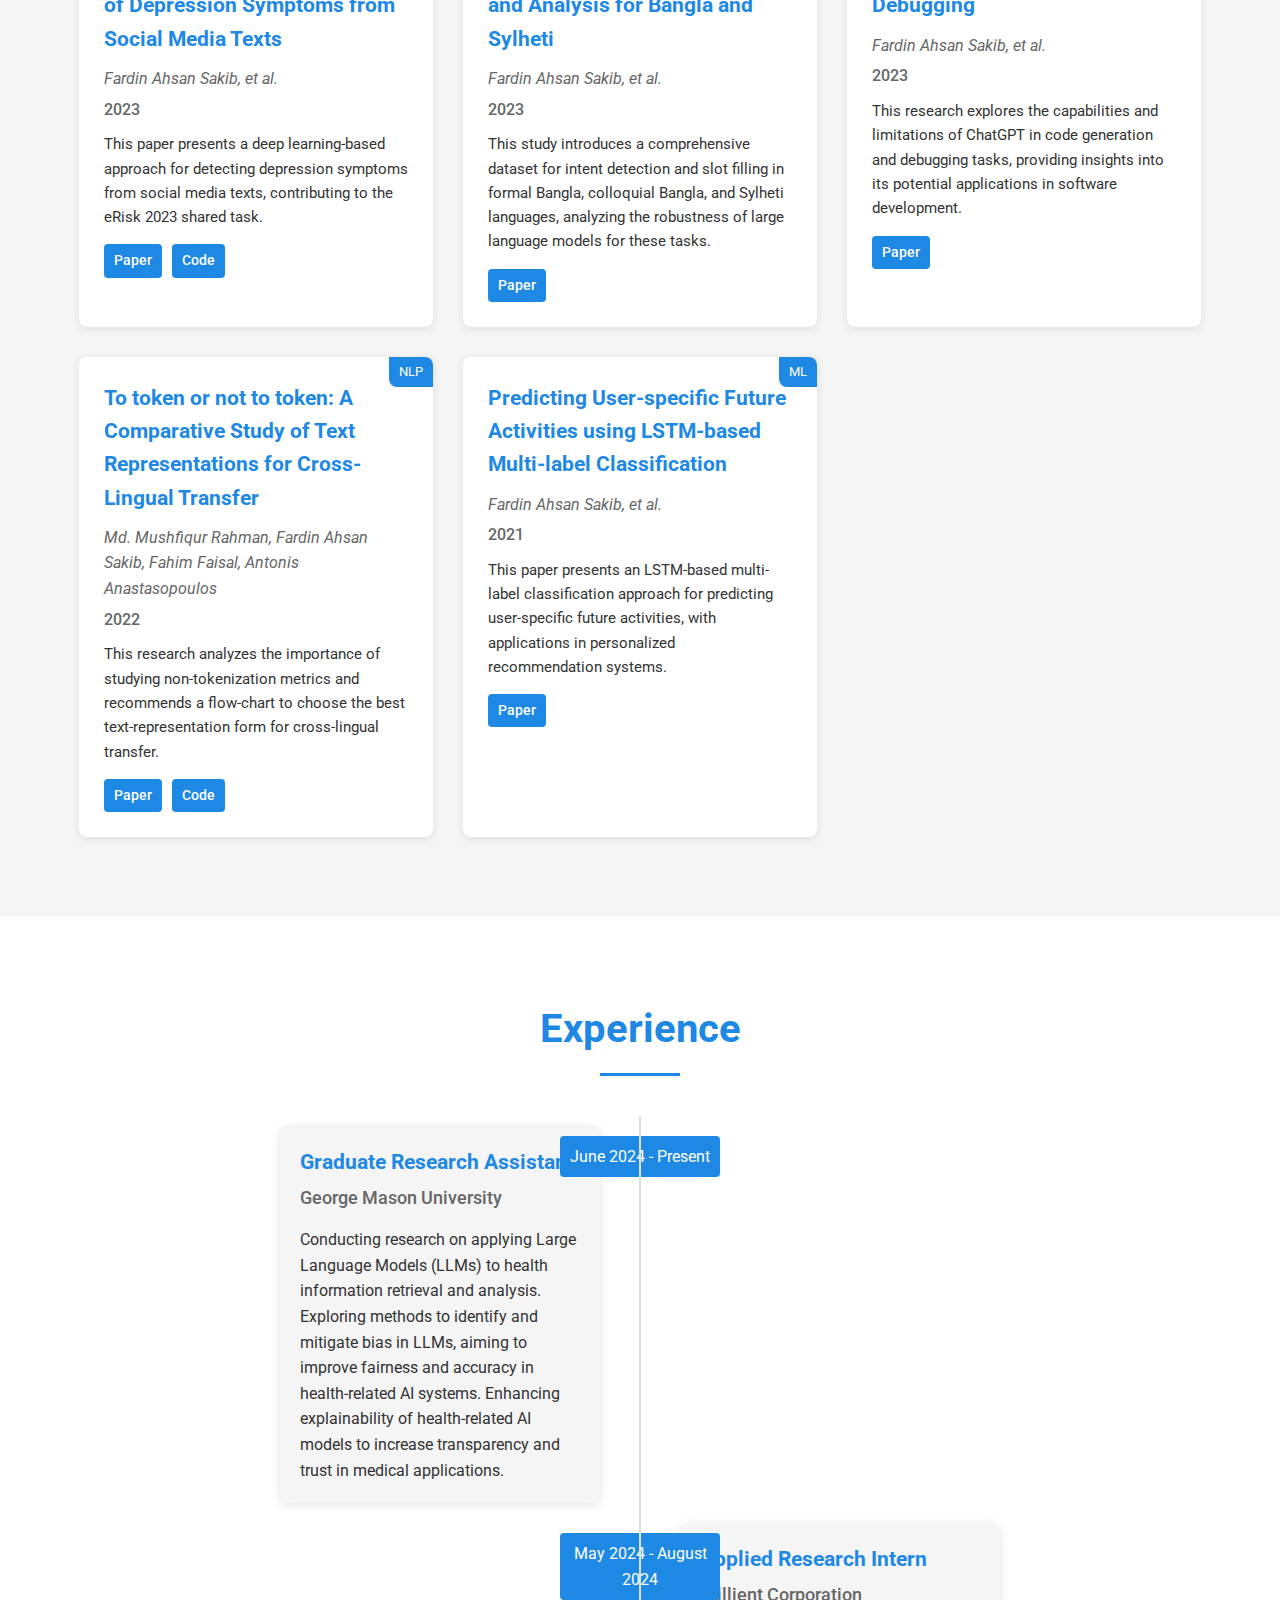
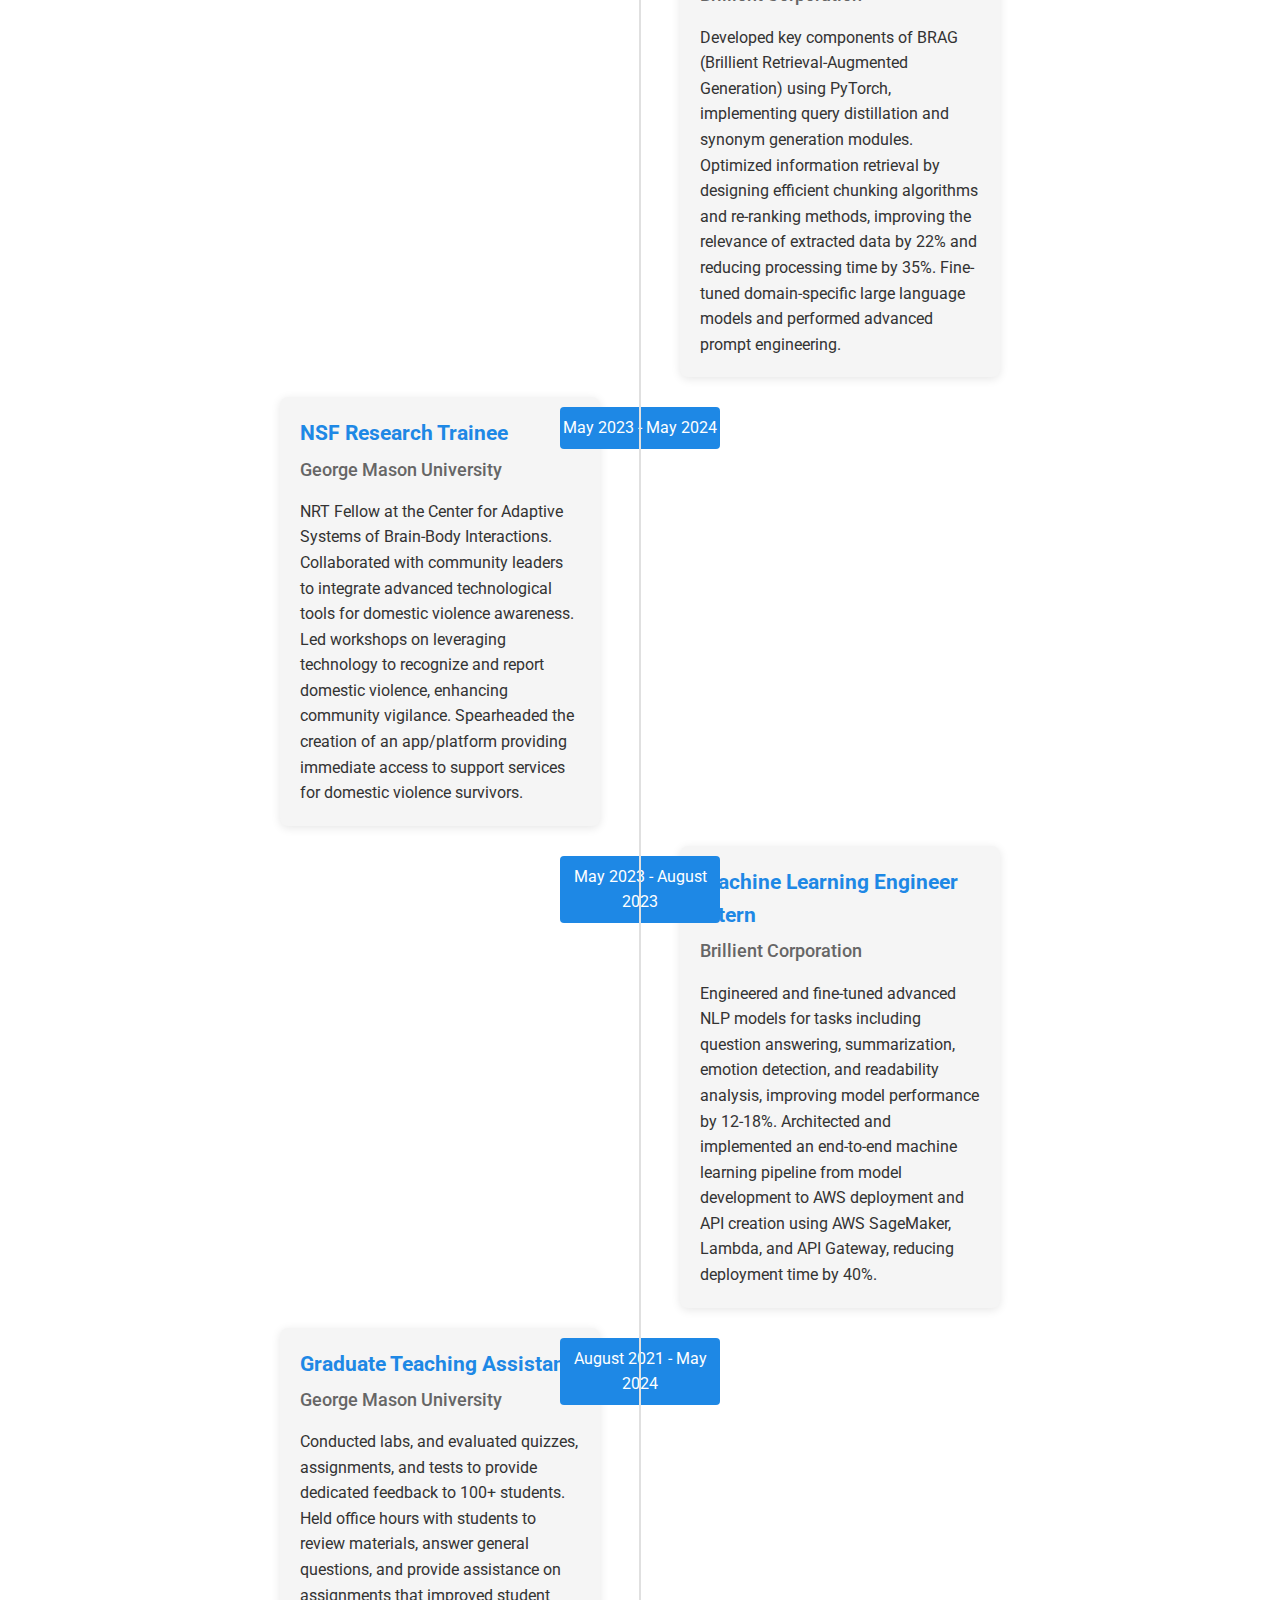
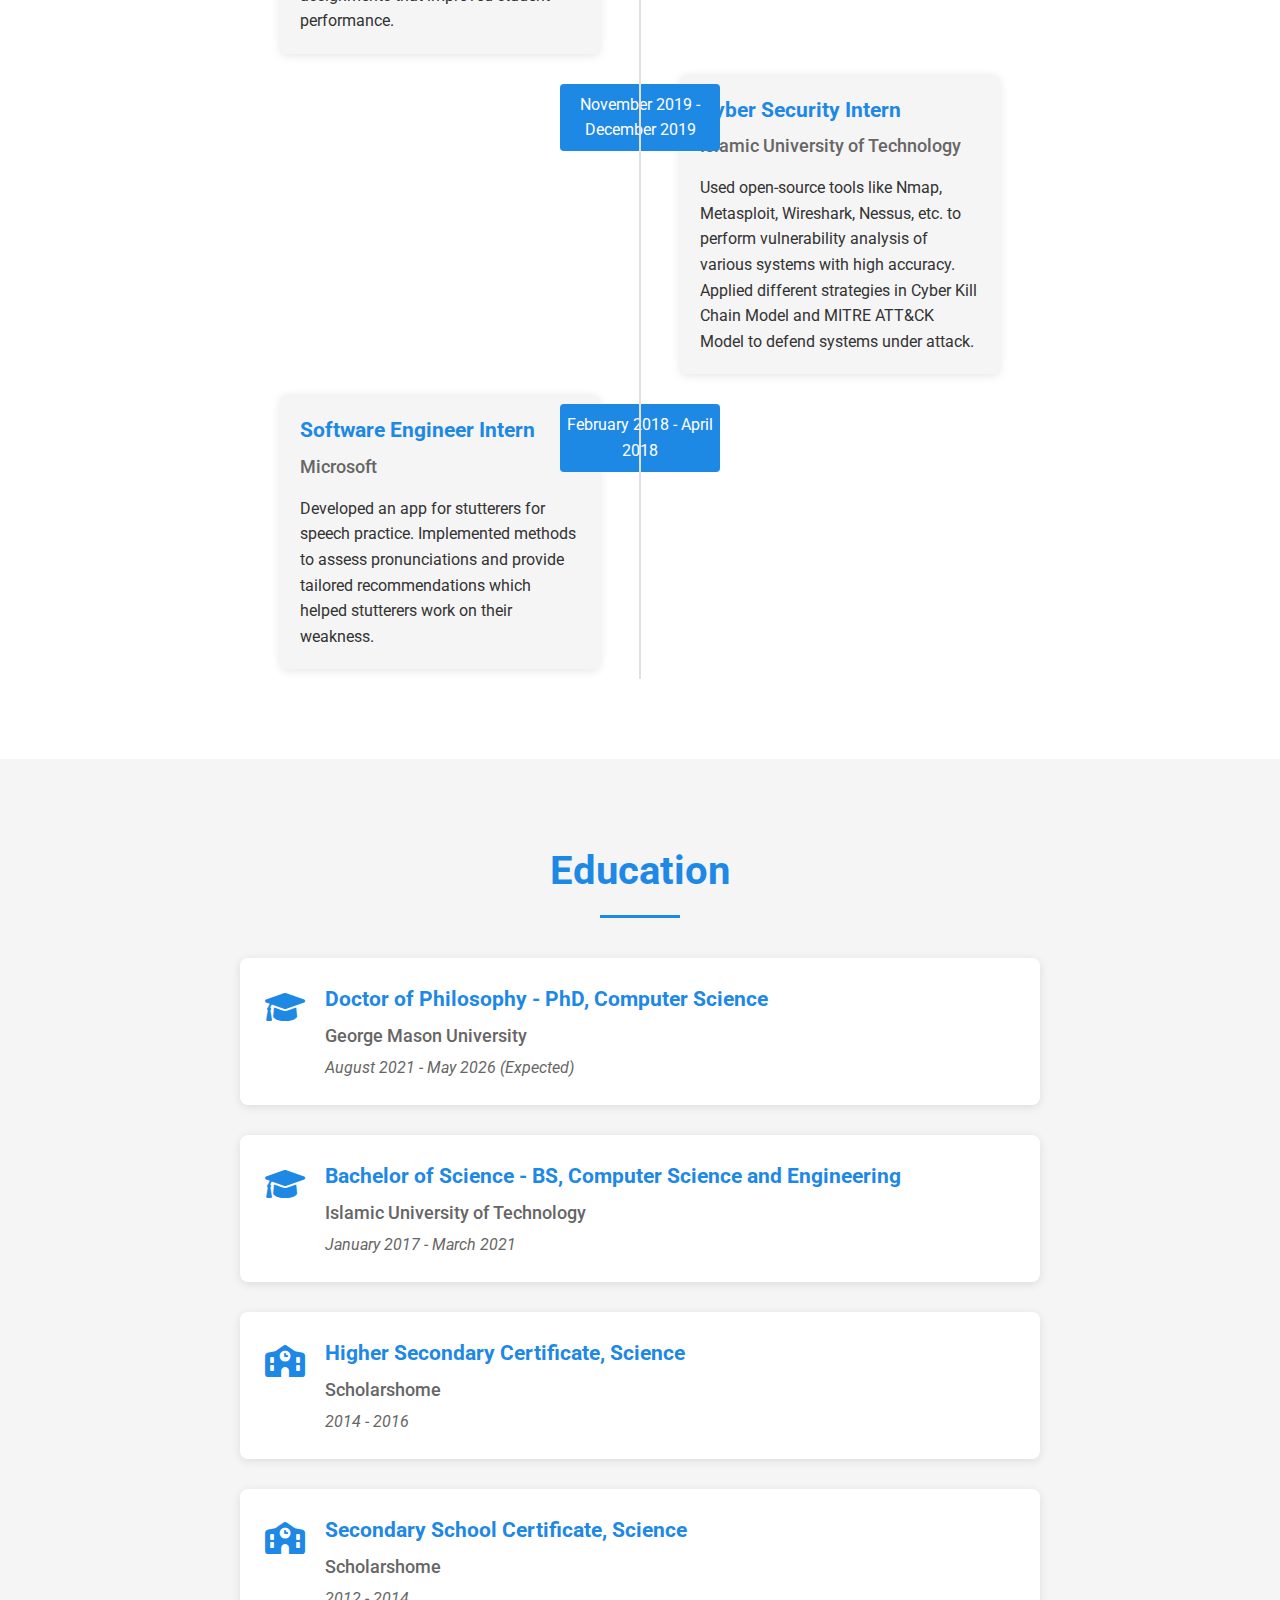
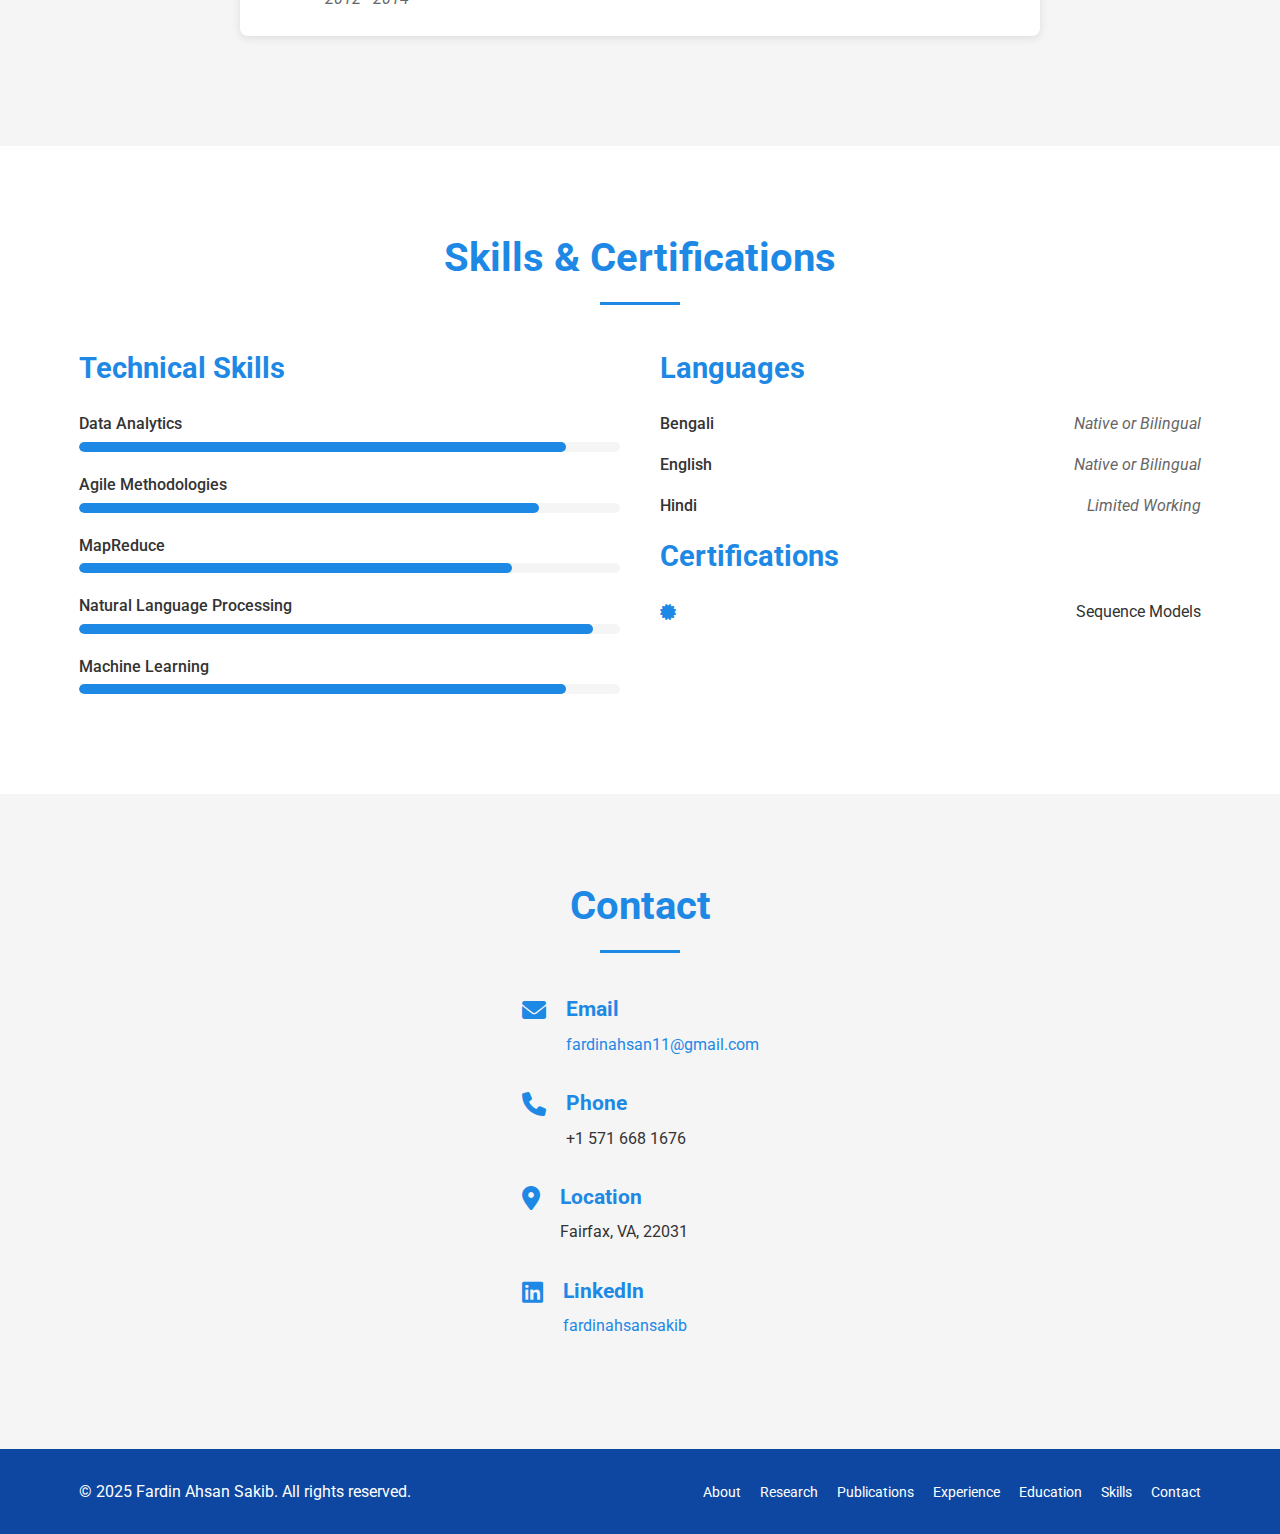
<file: index1.html>
<!DOCTYPE html>
<html lang="en">
<head>
    <meta charset="UTF-8">
    <meta name="viewport" content="width=device-width, initial-scale=1.0">
    <title>Fardin Ahsan Sakib - Academic Profile</title>
    <link rel="stylesheet" href="css/styles.css">
    <link rel="stylesheet" href="https://cdnjs.cloudflare.com/ajax/libs/font-awesome/6.0.0/css/all.min.css">
    <link href="https://fonts.googleapis.com/css2?family=Roboto:wght@300;400;500;700&display=swap" rel="stylesheet">
</head>
<body>
    <!-- Header Section -->
    <header>
        <div class="container">
            <div class="logo">
                <h1>Fardin Ahsan Sakib</h1>
            </div>
            <nav>
                <ul>
                    <li><a href="#about" class="active">About</a></li>
                    <li><a href="#research">Research</a></li>
                    <li><a href="#publications">Publications</a></li>
                    <li><a href="#experience">Experience</a></li>
                    <li><a href="#education">Education</a></li>
                    <li><a href="#skills">Skills</a></li>
                    <li><a href="#contact">Contact</a></li>
                </ul>
            </nav>
            <div class="social-links">
                <a href="mailto:fardinahsan11@gmail.com" title="Email"><i class="fas fa-envelope"></i></a>
                <a href="https://www.linkedin.com/in/fardinahsansakib" target="_blank" title="LinkedIn"><i class="fab fa-linkedin"></i></a>
                <a href="#" target="_blank" title="GitHub"><i class="fab fa-github"></i></a>
                <a href="#" target="_blank" title="Google Scholar"><i class="fas fa-graduation-cap"></i></a>
            </div>
        </div>
    </header>

    <!-- About Section -->
    <section id="about" class="about-section">
        <div class="container">
            <div class="about-content">
                <div class="about-text">
                    <h2>Hi there!</h2>
                    <p>I am a Ph.D. student in the Department of Computer Science at George Mason University and part of the MasonNLP Research Group, where I am an NSF NRT Fellow. My research focuses on Natural Language Processing, Large Language Models, Medical Informatics, and Information Retrieval.</p>
                    <p>I am particularly interested in applying Large Language Models (LLMs) to health information retrieval and analysis, exploring methods to identify and mitigate bias in LLMs, and enhancing explainability of health-related AI models.</p>
                    <p>I am in the job market, graduating in May 2026, and looking for research positions as well as internships.</p>
                    <div class="cv-button">
                        <a href="#" class="btn">View CV</a>
                    </div>
                </div>
                <div class="about-image">
                    <img src="images/profile-placeholder.jpg" alt="Fardin Ahsan Sakib">
                </div>
            </div>
        </div>
    </section>

    <!-- Research Section -->
    <section id="research" class="research-section">
        <div class="container">
            <h2 class="section-title">Research</h2>
            <div class="research-content">
                <div class="research-area">
                    <h3>Research Interests</h3>
                    <ul>
                        <li>Natural Language Processing</li>
                        <li>Large Language Models</li>
                        <li>Medical Informatics</li>
                        <li>Information Retrieval</li>
                    </ul>
                </div>
                <div class="research-focus">
                    <h3>Current Research Focus</h3>
                    <p>My current research focuses on applying Large Language Models (LLMs) to health information retrieval and analysis. I am exploring methods to identify and mitigate bias in LLMs, aiming to improve fairness and accuracy in health-related AI systems.</p>
                    <p>I am also working on enhancing explainability of health-related AI models to increase transparency and trust in medical applications, facilitating better decision-making by healthcare professionals and addressing the needs of underrepresented populations.</p>
                </div>
            </div>
        </div>
    </section>

    <!-- Publications Section -->
    <section id="publications" class="publications-section">
        <div class="container">
            <h2 class="section-title">Publications</h2>
            <div class="publications-list">
                <div class="publication-item">
                    <div class="publication-tag">NLP</div>
                    <h3>MASON-NLP at eRisk 2023: Deep Learning-Based Detection of Depression Symptoms from Social Media Texts</h3>
                    <p class="authors">Fardin Ahsan Sakib, et al.</p>
                    <p class="publication-details">2023</p>
                    <p class="abstract">This paper presents a deep learning-based approach for detecting depression symptoms from social media texts, contributing to the eRisk 2023 shared task.</p>
                    <div class="publication-links">
                        <a href="#" class="btn btn-small">Paper</a>
                        <a href="#" class="btn btn-small">Code</a>
                    </div>
                </div>

                <div class="publication-item">
                    <div class="publication-tag">NLP</div>
                    <h3>Intent Detection and Slot Filling for Home Assistants: Dataset and Analysis for Bangla and Sylheti</h3>
                    <p class="authors">Fardin Ahsan Sakib, et al.</p>
                    <p class="publication-details">2023</p>
                    <p class="abstract">This study introduces a comprehensive dataset for intent detection and slot filling in formal Bangla, colloquial Bangla, and Sylheti languages, analyzing the robustness of large language models for these tasks.</p>
                    <div class="publication-links">
                        <a href="#" class="btn btn-small">Paper</a>
                    </div>
                </div>

                <div class="publication-item">
                    <div class="publication-tag">LLM</div>
                    <h3>Extending the Frontier of ChatGPT: Code Generation and Debugging</h3>
                    <p class="authors">Fardin Ahsan Sakib, et al.</p>
                    <p class="publication-details">2023</p>
                    <p class="abstract">This research explores the capabilities and limitations of ChatGPT in code generation and debugging tasks, providing insights into its potential applications in software development.</p>
                    <div class="publication-links">
                        <a href="#" class="btn btn-small">Paper</a>
                    </div>
                </div>

                <div class="publication-item">
                    <div class="publication-tag">NLP</div>
                    <h3>To token or not to token: A Comparative Study of Text Representations for Cross-Lingual Transfer</h3>
                    <p class="authors">Md. Mushfiqur Rahman, Fardin Ahsan Sakib, Fahim Faisal, Antonis Anastasopoulos</p>
                    <p class="publication-details">2022</p>
                    <p class="abstract">This research analyzes the importance of studying non-tokenization metrics and recommends a flow-chart to choose the best text-representation form for cross-lingual transfer.</p>
                    <div class="publication-links">
                        <a href="#" class="btn btn-small">Paper</a>
                        <a href="#" class="btn btn-small">Code</a>
                    </div>
                </div>

                <div class="publication-item">
                    <div class="publication-tag">ML</div>
                    <h3>Predicting User-specific Future Activities using LSTM-based Multi-label Classification</h3>
                    <p class="authors">Fardin Ahsan Sakib, et al.</p>
                    <p class="publication-details">2021</p>
                    <p class="abstract">This paper presents an LSTM-based multi-label classification approach for predicting user-specific future activities, with applications in personalized recommendation systems.</p>
                    <div class="publication-links">
                        <a href="#" class="btn btn-small">Paper</a>
                    </div>
                </div>
            </div>
        </div>
    </section>

    <!-- Experience Section -->
    <section id="experience" class="experience-section">
        <div class="container">
            <h2 class="section-title">Experience</h2>
            <div class="timeline">
                <div class="timeline-item">
                    <div class="timeline-date">
                        <span>June 2024 - Present</span>
                    </div>
                    <div class="timeline-content">
                        <h3>Graduate Research Assistant</h3>
                        <h4>George Mason University</h4>
                        <p>Conducting research on applying Large Language Models (LLMs) to health information retrieval and analysis. Exploring methods to identify and mitigate bias in LLMs, aiming to improve fairness and accuracy in health-related AI systems. Enhancing explainability of health-related AI models to increase transparency and trust in medical applications.</p>
                    </div>
                </div>

                <div class="timeline-item">
                    <div class="timeline-date">
                        <span>May 2024 - August 2024</span>
                    </div>
                    <div class="timeline-content">
                        <h3>Applied Research Intern</h3>
                        <h4>Brillient Corporation</h4>
                        <p>Developed key components of BRAG (Brillient Retrieval-Augmented Generation) using PyTorch, implementing query distillation and synonym generation modules. Optimized information retrieval by designing efficient chunking algorithms and re-ranking methods, improving the relevance of extracted data by 22% and reducing processing time by 35%. Fine-tuned domain-specific large language models and performed advanced prompt engineering.</p>
                    </div>
                </div>

                <div class="timeline-item">
                    <div class="timeline-date">
                        <span>May 2023 - May 2024</span>
                    </div>
                    <div class="timeline-content">
                        <h3>NSF Research Trainee</h3>
                        <h4>George Mason University</h4>
                        <p>NRT Fellow at the Center for Adaptive Systems of Brain-Body Interactions. Collaborated with community leaders to integrate advanced technological tools for domestic violence awareness. Led workshops on leveraging technology to recognize and report domestic violence, enhancing community vigilance. Spearheaded the creation of an app/platform providing immediate access to support services for domestic violence survivors.</p>
                    </div>
                </div>

                <div class="timeline-item">
                    <div class="timeline-date">
                        <span>May 2023 - August 2023</span>
                    </div>
                    <div class="timeline-content">
                        <h3>Machine Learning Engineer Intern</h3>
                        <h4>Brillient Corporation</h4>
                        <p>Engineered and fine-tuned advanced NLP models for tasks including question answering, summarization, emotion detection, and readability analysis, improving model performance by 12-18%. Architected and implemented an end-to-end machine learning pipeline from model development to AWS deployment and API creation using AWS SageMaker, Lambda, and API Gateway, reducing deployment time by 40%.</p>
                    </div>
                </div>

                <div class="timeline-item">
                    <div class="timeline-date">
                        <span>August 2021 - May 2024</span>
                    </div>
                    <div class="timeline-content">
                        <h3>Graduate Teaching Assistant</h3>
                        <h4>George Mason University</h4>
                        <p>Conducted labs, and evaluated quizzes, assignments, and tests to provide dedicated feedback to 100+ students. Held office hours with students to review materials, answer general questions, and provide assistance on assignments that improved student performance.</p>
                    </div>
                </div>

                <div class="timeline-item">
                    <div class="timeline-date">
                        <span>November 2019 - December 2019</span>
                    </div>
                    <div class="timeline-content">
                        <h3>Cyber Security Intern</h3>
                        <h4>Islamic University of Technology</h4>
                        <p>Used open-source tools like Nmap, Metasploit, Wireshark, Nessus, etc. to perform vulnerability analysis of various systems with high accuracy. Applied different strategies in Cyber Kill Chain Model and MITRE ATT&CK Model to defend systems under attack.</p>
                    </div>
                </div>

                <div class="timeline-item">
                    <div class="timeline-date">
                        <span>February 2018 - April 2018</span>
                    </div>
                    <div class="timeline-content">
                        <h3>Software Engineer Intern</h3>
                        <h4>Microsoft</h4>
                        <p>Developed an app for stutterers for speech practice. Implemented methods to assess pronunciations and provide tailored recommendations which helped stutterers work on their weakness.</p>
                    </div>
                </div>
            </div>
        </div>
    </section>

    <!-- Education Section -->
    <section id="education" class="education-section">
        <div class="container">
            <h2 class="section-title">Education</h2>
            <div class="education-list">
                <div class="education-item">
                    <div class="education-icon">
                        <i class="fas fa-graduation-cap"></i>
                    </div>
                    <div class="education-content">
                        <h3>Doctor of Philosophy - PhD, Computer Science</h3>
                        <h4>George Mason University</h4>
                        <p class="education-date">August 2021 - May 2026 (Expected)</p>
                    </div>
                </div>

                <div class="education-item">
                    <div class="education-icon">
                        <i class="fas fa-graduation-cap"></i>
                    </div>
                    <div class="education-content">
                        <h3>Bachelor of Science - BS, Computer Science and Engineering</h3>
                        <h4>Islamic University of Technology</h4>
                        <p class="education-date">January 2017 - March 2021</p>
                    </div>
                </div>

                <div class="education-item">
                    <div class="education-icon">
                        <i class="fas fa-school"></i>
                    </div>
                    <div class="education-content">
                        <h3>Higher Secondary Certificate, Science</h3>
                        <h4>Scholarshome</h4>
                        <p class="education-date">2014 - 2016</p>
                    </div>
                </div>

                <div class="education-item">
                    <div class="education-icon">
                        <i class="fas fa-school"></i>
                    </div>
                    <div class="education-content">
                        <h3>Secondary School Certificate, Science</h3>
                        <h4>Scholarshome</h4>
                        <p class="education-date">2012 - 2014</p>
                    </div>
                </div>
            </div>
        </div>
    </section>

    <!-- Skills Section -->
    <section id="skills" class="skills-section">
        <div class="container">
            <h2 class="section-title">Skills & Certifications</h2>
            <div class="skills-container">
                <div class="skills-column">
                    <h3>Technical Skills</h3>
                    <div class="skill-item">
                        <span class="skill-name">Data Analytics</span>
                        <div class="skill-bar">
                            <div class="skill-level" style="width: 90%"></div>
                        </div>
                    </div>
                    <div class="skill-item">
                        <span class="skill-name">Agile Methodologies</span>
                        <div class="skill-bar">
                            <div class="skill-level" style="width: 85%"></div>
                        </div>
                    </div>
                    <div class="skill-item">
                        <span class="skill-name">MapReduce</span>
                        <div class="skill-bar">
                            <div class="skill-level" style="width: 80%"></div>
                        </div>
                    </div>
                    <div class="skill-item">
                        <span class="skill-name">Natural Language Processing</span>
                        <div class="skill-bar">
                            <div class="skill-level" style="width: 95%"></div>
                        </div>
                    </div>
                    <div class="skill-item">
                        <span class="skill-name">Machine Learning</span>
                        <div class="skill-bar">
                            <div class="skill-level" style="width: 90%"></div>
                        </div>
                    </div>
                </div>

                <div class="skills-column">
                    <h3>Languages</h3>
                    <div class="language-item">
                        <span class="language-name">Bengali</span>
                        <span class="language-level">Native or Bilingual</span>
                    </div>
                    <div class="language-item">
                        <span class="language-name">English</span>
                        <span class="language-level">Native or Bilingual</span>
                    </div>
                    <div class="language-item">
                        <span class="language-name">Hindi</span>
                        <span class="language-level">Limited Working</span>
                    </div>

                    <h3>Certifications</h3>
                    <div class="certification-item">
                        <i class="fas fa-certificate"></i>
                        <span>Sequence Models</span>
                    </div>
                </div>
            </div>
        </div>
    </section>

    <!-- Contact Section -->
    <section id="contact" class="contact-section">
        <div class="container">
            <h2 class="section-title">Contact</h2>
            <div class="contact-content">
                <div class="contact-info">
                    <div class="contact-item">
                        <i class="fas fa-envelope"></i>
                        <div>
                            <h3>Email</h3>
                            <p><a href="mailto:fardinahsan11@gmail.com">fardinahsan11@gmail.com</a></p>
                        </div>
                    </div>
                    <div class="contact-item">
                        <i class="fas fa-phone"></i>
                        <div>
                            <h3>Phone</h3>
                            <p>+1 571 668 1676</p>
                        </div>
                    </div>
                    <div class="contact-item">
                        <i class="fas fa-map-marker-alt"></i>
                        <div>
                            <h3>Location</h3>
                            <p>Fairfax, VA, 22031</p>
                        </div>
                    </div>
                    <div class="contact-item">
                        <i class="fab fa-linkedin"></i>
                        <div>
                            <h3>LinkedIn</h3>
                            <p><a href="https://www.linkedin.com/in/fardinahsansakib" target="_blank">fardinahsansakib</a></p>
                        </div>
                    </div>
                </div>
            </div>
        </div>
    </section>

    <!-- Footer -->
    <footer>
        <div class="container">
            <div class="footer-content">
                <p>&copy; 2025 Fardin Ahsan Sakib. All rights reserved.</p>
                <div class="footer-links">
                    <a href="#about">About</a>
                    <a href="#research">Research</a>
                    <a href="#publications">Publications</a>
                    <a href="#experience">Experience</a>
                    <a href="#education">Education</a>
                    <a href="#skills">Skills</a>
                    <a href="#contact">Contact</a>
                </div>
            </div>
        </div>
    </footer>

    <script src="js/script.js"></script>
</body>
</html>
</file>
<file: css/styles.css>
/* Base Styles */
:root {
    --primary-color: #1e88e5;
    --secondary-color: #0d47a1;
    --accent-color: #64b5f6;
    --text-color: #333;
    --light-text: #666;
    --bg-color: #fff;
    --light-bg: #f5f5f5;
    --border-color: #e0e0e0;
    --shadow: 0 2px 10px rgba(0, 0, 0, 0.1);
    --transition: all 0.3s ease;
}

* {
    margin: 0;
    padding: 0;
    box-sizing: border-box;
}

html {
    scroll-behavior: smooth;
}

body {
    font-family: 'Roboto', sans-serif;
    line-height: 1.6;
    color: var(--text-color);
    background-color: var(--bg-color);
}

.container {
    width: 90%;
    max-width: 1200px;
    margin: 0 auto;
    padding: 0 15px;
}

a {
    text-decoration: none;
    color: var(--primary-color);
    transition: var(--transition);
}

a:hover {
    color: var(--secondary-color);
}

ul {
    list-style: none;
}

img {
    max-width: 100%;
    height: auto;
}

.btn {
    display: inline-block;
    padding: 10px 20px;
    background-color: var(--primary-color);
    color: white;
    border-radius: 4px;
    transition: var(--transition);
    border: none;
    cursor: pointer;
    font-weight: 500;
}

.btn:hover {
    background-color: var(--secondary-color);
    color: white;
}

.btn-small {
    padding: 5px 10px;
    font-size: 0.9rem;
}

.section-title {
    text-align: center;
    margin-bottom: 40px;
    font-size: 2.5rem;
    color: var(--primary-color);
    position: relative;
    padding-bottom: 15px;
}

.section-title::after {
    content: '';
    position: absolute;
    bottom: 0;
    left: 50%;
    transform: translateX(-50%);
    width: 80px;
    height: 3px;
    background-color: var(--primary-color);
}

/* Header Styles */
header {
    background-color: var(--bg-color);
    box-shadow: var(--shadow);
    position: fixed;
    top: 0;
    left: 0;
    width: 100%;
    z-index: 1000;
    padding: 15px 0;
}

header .container {
    display: flex;
    justify-content: space-between;
    align-items: center;
}

.logo h1 {
    font-size: 1.5rem;
    font-weight: 700;
    color: var(--primary-color);
}

nav ul {
    display: flex;
}

nav ul li {
    margin-left: 20px;
}

nav ul li a {
    color: var(--text-color);
    font-weight: 500;
    padding: 5px 10px;
    border-radius: 4px;
}

nav ul li a:hover, nav ul li a.active {
    color: var(--primary-color);
    background-color: rgba(30, 136, 229, 0.1);
}

.social-links a {
    margin-left: 15px;
    font-size: 1.2rem;
    color: var(--light-text);
}

.social-links a:hover {
    color: var(--primary-color);
}

/* About Section */
.about-section {
    padding: 120px 0 80px;
    background-color: var(--light-bg);
}

.about-content {
    display: flex;
    align-items: center;
    gap: 40px;
}

.about-text {
    flex: 1;
}

.about-text h2 {
    font-size: 2.5rem;
    margin-bottom: 20px;
    color: var(--primary-color);
}

.about-text p {
    margin-bottom: 20px;
    color: var(--text-color);
    font-size: 1.1rem;
}

.about-image {
    flex: 1;
    text-align: center;
}

.about-image img {
    max-width: 350px;
    border-radius: 10px;
    box-shadow: var(--shadow);
}

.cv-button {
    margin-top: 30px;
}

/* Research Section */
.research-section {
    padding: 80px 0;
    background-color: var(--bg-color);
}

.research-content {
    display: flex;
    gap: 40px;
}

.research-area, .research-focus {
    flex: 1;
}

.research-area h3, .research-focus h3 {
    font-size: 1.8rem;
    margin-bottom: 20px;
    color: var(--primary-color);
}

.research-area ul li {
    margin-bottom: 10px;
    padding-left: 20px;
    position: relative;
}

.research-area ul li::before {
    content: '•';
    position: absolute;
    left: 0;
    color: var(--primary-color);
}

.research-focus p {
    margin-bottom: 20px;
}

/* Publications Section */
.publications-section {
    padding: 80px 0;
    background-color: var(--light-bg);
}

.publications-list {
    display: grid;
    grid-template-columns: repeat(auto-fill, minmax(300px, 1fr));
    gap: 30px;
}

.publication-item {
    background-color: var(--bg-color);
    border-radius: 8px;
    padding: 25px;
    box-shadow: var(--shadow);
    transition: var(--transition);
    position: relative;
    overflow: hidden;
}

.publication-item:hover {
    transform: translateY(-5px);
    box-shadow: 0 5px 15px rgba(0, 0, 0, 0.1);
}

.publication-tag {
    position: absolute;
    top: 0;
    right: 0;
    background-color: var(--primary-color);
    color: white;
    padding: 5px 10px;
    font-size: 0.8rem;
    border-bottom-left-radius: 8px;
}

.publication-item h3 {
    font-size: 1.3rem;
    margin-bottom: 10px;
    color: var(--primary-color);
}

.authors {
    font-style: italic;
    margin-bottom: 5px;
    color: var(--light-text);
}

.publication-details {
    font-weight: 500;
    margin-bottom: 10px;
    color: var(--light-text);
}

.abstract {
    margin-bottom: 15px;
    font-size: 0.95rem;
}

.publication-links {
    display: flex;
    gap: 10px;
}

/* Experience Section */
.experience-section {
    padding: 80px 0;
    background-color: var(--bg-color);
}

.timeline {
    position: relative;
    max-width: 800px;
    margin: 0 auto;
}

.timeline::after {
    content: '';
    position: absolute;
    width: 2px;
    background-color: var(--border-color);
    top: 0;
    bottom: 0;
    left: 50%;
    margin-left: -1px;
}

.timeline-item {
    padding: 10px 40px;
    position: relative;
    width: 50%;
    box-sizing: border-box;
}

.timeline-item:nth-child(odd) {
    left: 0;
}

.timeline-item:nth-child(even) {
    left: 50%;
}

.timeline-date {
    position: absolute;
    width: 160px;
    padding: 8px 0;
    background-color: var(--primary-color);
    color: white;
    text-align: center;
    border-radius: 4px;
    top: 20px;
}

.timeline-item:nth-child(odd) .timeline-date {
    right: -80px;
}

.timeline-item:nth-child(even) .timeline-date {
    left: -80px;
}

.timeline-content {
    padding: 20px;
    background-color: var(--light-bg);
    border-radius: 8px;
    box-shadow: var(--shadow);
}

.timeline-content h3 {
    font-size: 1.3rem;
    margin-bottom: 5px;
    color: var(--primary-color);
}

.timeline-content h4 {
    font-size: 1.1rem;
    margin-bottom: 15px;
    color: var(--light-text);
    font-weight: 500;
}

/* Education Section */
.education-section {
    padding: 80px 0;
    background-color: var(--light-bg);
}

.education-list {
    max-width: 800px;
    margin: 0 auto;
}

.education-item {
    display: flex;
    align-items: flex-start;
    margin-bottom: 30px;
    background-color: var(--bg-color);
    border-radius: 8px;
    padding: 25px;
    box-shadow: var(--shadow);
}

.education-icon {
    font-size: 2rem;
    color: var(--primary-color);
    margin-right: 20px;
}

.education-content h3 {
    font-size: 1.3rem;
    margin-bottom: 5px;
    color: var(--primary-color);
}

.education-content h4 {
    font-size: 1.1rem;
    margin-bottom: 5px;
    color: var(--light-text);
    font-weight: 500;
}

.education-date {
    font-style: italic;
    color: var(--light-text);
}

/* Skills Section */
.skills-section {
    padding: 80px 0;
    background-color: var(--bg-color);
}

.skills-container {
    display: flex;
    gap: 40px;
}

.skills-column {
    flex: 1;
}

.skills-column h3 {
    font-size: 1.8rem;
    margin-bottom: 20px;
    color: var(--primary-color);
}

.skill-item {
    margin-bottom: 20px;
}

.skill-name {
    display: block;
    margin-bottom: 5px;
    font-weight: 500;
}

.skill-bar {
    height: 10px;
    background-color: var(--light-bg);
    border-radius: 5px;
    overflow: hidden;
}

.skill-level {
    height: 100%;
    background-color: var(--primary-color);
    border-radius: 5px;
}

.language-item, .certification-item {
    margin-bottom: 15px;
    display: flex;
    justify-content: space-between;
    align-items: center;
}

.language-name {
    font-weight: 500;
}

.language-level {
    color: var(--light-text);
    font-style: italic;
}

.certification-item {
    display: flex;
    align-items: center;
}

.certification-item i {
    color: var(--primary-color);
    margin-right: 10px;
}

/* Contact Section */
.contact-section {
    padding: 80px 0;
    background-color: var(--light-bg);
}

.contact-content {
    display: flex;
    justify-content: center;
}

.contact-info {
    max-width: 600px;
}

.contact-item {
    display: flex;
    align-items: flex-start;
    margin-bottom: 30px;
}

.contact-item i {
    font-size: 1.5rem;
    color: var(--primary-color);
    margin-right: 20px;
    margin-top: 5px;
}

.contact-item h3 {
    font-size: 1.3rem;
    margin-bottom: 5px;
    color: var(--primary-color);
}

.contact-item p {
    color: var(--text-color);
}

/* Footer */
footer {
    background-color: var(--secondary-color);
    color: white;
    padding: 30px 0;
}

.footer-content {
    display: flex;
    justify-content: space-between;
    align-items: center;
}

.footer-links a {
    color: white;
    margin-left: 15px;
    font-size: 0.9rem;
}

.footer-links a:hover {
    text-decoration: underline;
}

/* Responsive Styles */
@media (max-width: 992px) {
    .about-content, .research-content, .skills-container {
        flex-direction: column;
    }
    
    .timeline::after {
        left: 31px;
    }
    
    .timeline-item {
        width: 100%;
        padding-left: 70px;
        padding-right: 25px;
    }
    
    .timeline-item:nth-child(even) {
        left: 0;
    }
    
    .timeline-date {
        width: 120px;
        font-size: 0.9rem;
    }
    
    .timeline-item:nth-child(odd) .timeline-date,
    .timeline-item:nth-child(even) .timeline-date {
        left: -30px;
        right: auto;
    }
}

@media (max-width: 768px) {
    header .container {
        flex-direction: column;
    }
    
    nav ul {
        margin-top: 15px;
        flex-wrap: wrap;
        justify-content: center;
    }
    
    nav ul li {
        margin: 5px;
    }
    
    .social-links {
        margin-top: 15px;
    }
    
    .social-links a {
        margin: 0 10px;
    }
    
    .about-section {
        padding: 150px 0 80px;
    }
    
    .footer-content {
        flex-direction: column;
        text-align: center;
    }
    
    .footer-links {
        margin-top: 15px;
    }
    
    .footer-links a {
        margin: 0 8px;
    }
}

@media (max-width: 576px) {
    .section-title {
        font-size: 2rem;
    }
    
    .about-text h2 {
        font-size: 2rem;
    }
    
    .publications-list {
        grid-template-columns: 1fr;
    }
}
</file>
